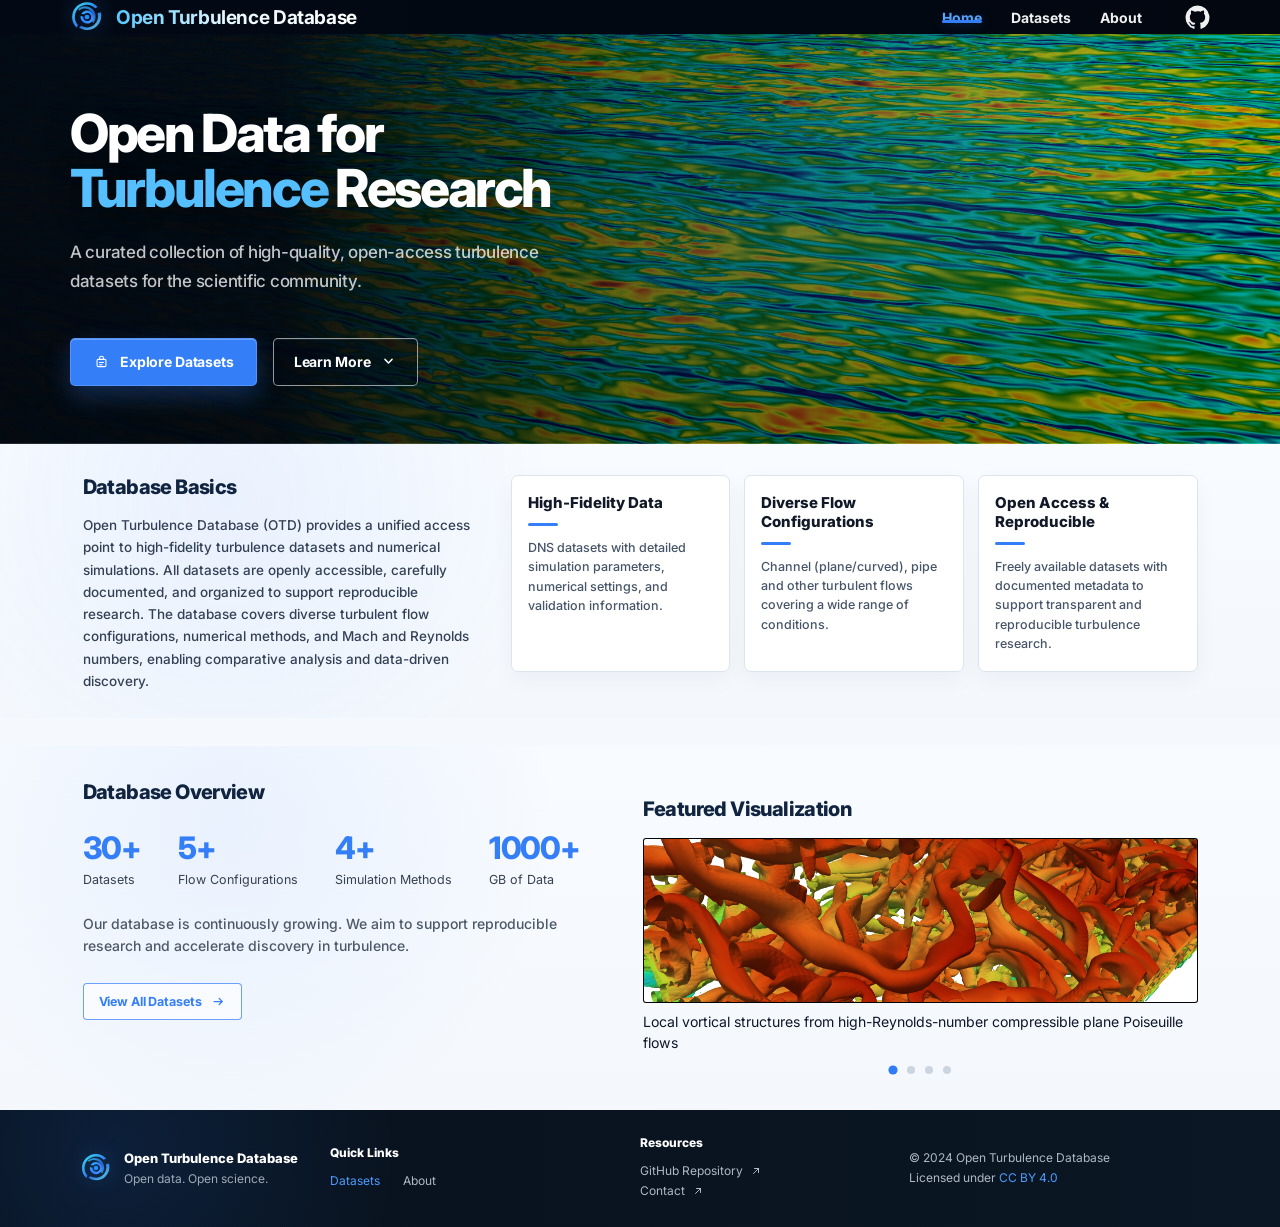
<file: index.html>
<!DOCTYPE html>
<html lang="en">
<head>
  <meta charset="UTF-8" />
  <meta name="viewport" content="width=device-width, initial-scale=1.0" />
  <meta name="description" content="Open Turbulence Database — open-access turbulence datasets for scientific research." />
  <title>Open Turbulence Database</title>
  <link rel="icon" type="image/svg+xml" href="assets/favicon.svg" />
  <link rel="preconnect" href="https://fonts.googleapis.com">
  <link rel="preconnect" href="https://fonts.gstatic.com" crossorigin>
  <link href="https://fonts.googleapis.com/css2?family=Inter:wght@400;500;600;700;800&display=swap" rel="stylesheet">
  <link rel="stylesheet" href="styles.css" />


  
<style>
/* ===== Database Basics layout restoration ===== */
.database-intro-inner{
  width:min(1115px, calc(100% - 160px));
  margin:0 auto;
  display:grid;
  grid-template-columns:390px 1fr;
  gap:38px;
  align-items:start;
}

.database-text h2{
  margin:0 0 14px;
  font-size:20px;
  line-height:1.25;
  font-weight:800;
  letter-spacing:-0.03em;
}

.database-text p{
  margin:0;
  color:#334155;
  font-size:13.5px;
  line-height:1.65;
  font-weight:500;
}

.database-cards{
  display:grid;
  grid-template-columns:repeat(3,1fr);
  gap:14px;
}

.database-card{
  min-height:175px;
  padding:18px 16px;
  background:rgba(255,255,255,.96);
  border:1px solid #dce4ef;
  border-radius:7px;
  box-shadow:0 8px 22px rgba(15,23,42,.045);
}

.database-card h3{
  margin:0 0 10px;
  font-size:15px;
  line-height:1.25;
  font-weight:800;
  color:#111827;
}

.database-card .card-line{
  width:30px;
  height:3px;
  margin-bottom:12px;
  border-radius:2px;
  background:#347ef8;
}

.database-card p{
  margin:0;
  color:#475569;
  font-size:12.5px;
  line-height:1.55;
  font-weight:500;
}

@media(max-width:900px){
 .database-intro-inner{
   grid-template-columns:1fr;
 }
 .database-cards{
   grid-template-columns:1fr;
 }
}
</style>
</head>
<body>
  <header class="site-header" id="top">
    <div class="header-inner">
      <a class="brand" href="index.html" aria-label="Open Turbulence Database home">
        <img src="assets/logo.svg" alt="" class="brand-logo" />
        <span>Open Turbulence Database</span>
      </a>

      <nav class="nav" aria-label="Main navigation">
        <a class="active" href="index.html">Home</a>
        <a href="datasets.html">Datasets</a>
        <a href="about.html">About</a>
        <!-- 
        <a href="index.html#usage">Usage</a>
        <a href="index.html#citation">Citation</a>
        <a href="index.html#contribute">Contribute</a> 
        -->
        <a class="github-link" href="https://github.com/" target="_blank" rel="noreferrer" aria-label="GitHub repository">
          <svg viewBox="0 0 24 24" aria-hidden="true">
            <path fill="currentColor" d="M12 .5A11.5 11.5 0 0 0 8.36 22.9c.58.11.79-.25.79-.56v-2.02c-3.22.7-3.9-1.39-3.9-1.39-.53-1.33-1.29-1.68-1.29-1.68-1.05-.72.08-.7.08-.7 1.16.08 1.78 1.2 1.78 1.2 1.04 1.77 2.72 1.26 3.38.96.11-.75.41-1.26.74-1.55-2.57-.29-5.27-1.28-5.27-5.72 0-1.26.45-2.29 1.2-3.1-.12-.29-.52-1.47.11-3.06 0 0 .97-.31 3.18 1.18A10.98 10.98 0 0 1 12 6.07c.98 0 1.96.13 2.88.39 2.2-1.49 3.17-1.18 3.17-1.18.63 1.59.23 2.77.12 3.06.74.81 1.19 1.84 1.19 3.1 0 4.45-2.71 5.42-5.29 5.71.42.36.79 1.07.79 2.16v3.03c0 .31.21.67.8.56A11.5 11.5 0 0 0 12 .5Z"/>
          </svg>
        </a>
      </nav>
    </div>
  </header>

  <main>
    <section class="hero" aria-label="Open turbulence research data">
      <div class="hero-inner">
        <div class="hero-content">
          <h1>Open Data for<br><span>Turbulence</span> Research</h1>
          <p>A curated collection of high-quality, open-access turbulence datasets for the scientific community.</p>
          <div class="hero-actions">
            <a class="btn btn-primary" href="datasets.html">
              <svg viewBox="0 0 24 24" aria-hidden="true">
                <path d="M12 3.75a3.5 3.5 0 0 1 3.5 3.5v1h1.25A2.25 2.25 0 0 1 19 10.5v7.25A2.25 2.25 0 0 1 16.75 20H7.25A2.25 2.25 0 0 1 5 17.75V10.5a2.25 2.25 0 0 1 2.25-2.25H8.5v-1A3.5 3.5 0 0 1 12 3.75Zm2 4.5v-1a2 2 0 1 0-4 0v1h4Zm-7.5 2.25v7.25c0 .41.34.75.75.75h9.5c.41 0 .75-.34.75-.75V10.5a.75.75 0 0 0-.75-.75h-9.5a.75.75 0 0 0-.75.75Zm2.75 2.25h5.5a.75.75 0 0 1 0 1.5h-5.5a.75.75 0 0 1 0-1.5Zm0 3h3.5a.75.75 0 0 1 0 1.5h-3.5a.75.75 0 0 1 0-1.5Z" fill="currentColor"/>
              </svg>
              Explore Datasets
            </a>
            <a class="btn btn-outline" href="about.html">
              Learn More
              <svg viewBox="0 0 24 24" aria-hidden="true">
                <path d="m7 9 5 5 5-5" fill="none" stroke="currentColor" stroke-width="2" stroke-linecap="round" stroke-linejoin="round"/>
              </svg>
            </a>
          </div>
        </div>
      </div>
    </section>

    <section class="feature-band database-intro" aria-label="Database information">
  <div class="database-intro-inner">

    <div class="database-text">
      <h2>Database Basics</h2>
      <p>
        Open Turbulence Database (OTD) provides a unified access point to
        high-fidelity turbulence datasets and numerical simulations.
        All datasets are openly accessible, carefully documented, and organized
        to support reproducible research. The database covers diverse turbulent flow configurations,
        numerical methods, and Mach and Reynolds numbers, enabling comparative
        analysis and data-driven discovery.
      </p>
    </div>

    <div class="database-cards">

      <article class="database-card">
        <h3>High-Fidelity Data</h3>
        <div class="card-line"></div>
        <p>
          DNS datasets with detailed simulation parameters,
          numerical settings, and validation information.
        </p>
      </article>

      <article class="database-card">
        <h3>Diverse Flow Configurations</h3>
        <div class="card-line"></div>
        <p>
          Channel (plane/curved), pipe and other turbulent flows covering a wide range of conditions.
        </p>
      </article>

      <article class="database-card">
        <h3>Open Access & Reproducible</h3>
        <div class="card-line"></div>
        <p>
          Freely available datasets with documented metadata to support
          transparent and reproducible turbulence research.
        </p>
      </article>

    </div>
  </div>
</section>
<section class="overview-section" id="datasets" aria-label="Database overview">
      <div class="overview-grid">
        <div class="overview-copy">
          <h2>Database Overview</h2>
          <div class="stats">
            <div><strong>30+</strong><span>Datasets</span></div>
            <div><strong>5+</strong><span>Flow Configurations</span></div>
            <div><strong>4+</strong><span>Simulation Methods</span></div>
            <div><strong>1000+</strong><span>GB of Data</span></div>
          </div>
          <p>Our database is continuously growing. We aim to support reproducible research and accelerate discovery in turbulence.</p>
          <a class="btn btn-secondary" href="datasets.html">View All Datasets
            <svg viewBox="0 0 24 24" aria-hidden="true">
              <path d="M5 12h13m-5-5 5 5-5 5" fill="none" stroke="currentColor" stroke-width="2" stroke-linecap="round" stroke-linejoin="round"/>
            </svg>
          </a>
        </div>

        <div class="overview-visual">
          <h2>Featured Visualization</h2>
        
          <div class="featured-carousel" id="featuredCarousel">
            <div class="featured-carousel-window">
              <div class="featured-carousel-track">
                <figure class="featured-slide">
                  <img src="assets/homepage_CTPPF.png" alt="Featured visualization 1">
                  <figcaption>Local vortical structures from high-Reynolds-number compressible plane Poiseuille flows</figcaption>
                </figure>
        
                <figure class="featured-slide">
                  <img src="assets/homepage_CTPCF.png" alt="Featured visualization 2">
                  <figcaption>Instantaneous streamwise velocity field at y* ≈ 15 from compressible plane Couette flows</figcaption>
                </figure>
        
                <figure class="featured-slide">
                  <img class="fit-contain-image" src="assets/homepage_CTPF.gif" alt="Featured visualization 3">
                  <figcaption>Compressible turbulent pipe flows</figcaption>
                </figure>
        
                <figure class="featured-slide">
                  <img src="assets/homepage_Curved_channel.png" alt="Featured visualization 4">
                  <figcaption>2D compressible curved channel</figcaption>
                </figure>
              </div>
            </div>
        
            <div class="featured-carousel-dots" aria-label="Featured visualization selector">
              <button class="featured-dot active" type="button" aria-label="Show figure 1"></button>
              <button class="featured-dot" type="button" aria-label="Show figure 2"></button>
              <button class="featured-dot" type="button" aria-label="Show figure 3"></button>
              <button class="featured-dot" type="button" aria-label="Show figure 4"></button>
            </div>
          </div>
        </div>
      </div>
    </section>
  </main>

  <footer class="site-footer" id="contribute">
    <div class="footer-inner">
      <div class="footer-brand">
        <img src="assets/logo.svg" alt="" />
        <div>
          <strong>Open Turbulence Database</strong>
          <span>Open data. Open science.</span>
        </div>
      </div>

      <div class="footer-block" id="usage">
        <h3>Quick Links</h3>
        <div class="footer-links">
          <a href="datasets.html">Datasets</a>
          <a href="about.html">About</a>
          <!-- 
          <a href="index.html#usage">Usage</a>
          <a href="index.html#citation">Citation</a>
          <a href="index.html#contribute">Contribute</a>
          -->
        </div>
      </div>

      <div class="footer-block resources">
        <h3>Resources</h3>
        <a href="https://github.com/" target="_blank" rel="noreferrer">GitHub Repository
          <svg viewBox="0 0 24 24" aria-hidden="true"><path d="M7 17 17 7M9 7h8v8" fill="none" stroke="currentColor" stroke-width="2" stroke-linecap="round" stroke-linejoin="round"/></svg>
        </a>
        <a href="mailto:contact@example.com">Contact
          <svg viewBox="0 0 24 24" aria-hidden="true"><path d="M7 17 17 7M9 7h8v8" fill="none" stroke="currentColor" stroke-width="2" stroke-linecap="round" stroke-linejoin="round"/></svg>
        </a>
      </div>

      <div class="copyright" id="citation">
        <p>© 2024 Open Turbulence Database</p>
        <p>Licensed under <a href="https://creativecommons.org/licenses/by/4.0/" target="_blank" rel="noreferrer">CC BY 4.0</a></p>
      </div>
    </div>
  </footer>

  <script src="script.js"></script>
</body>
</html>
</file>
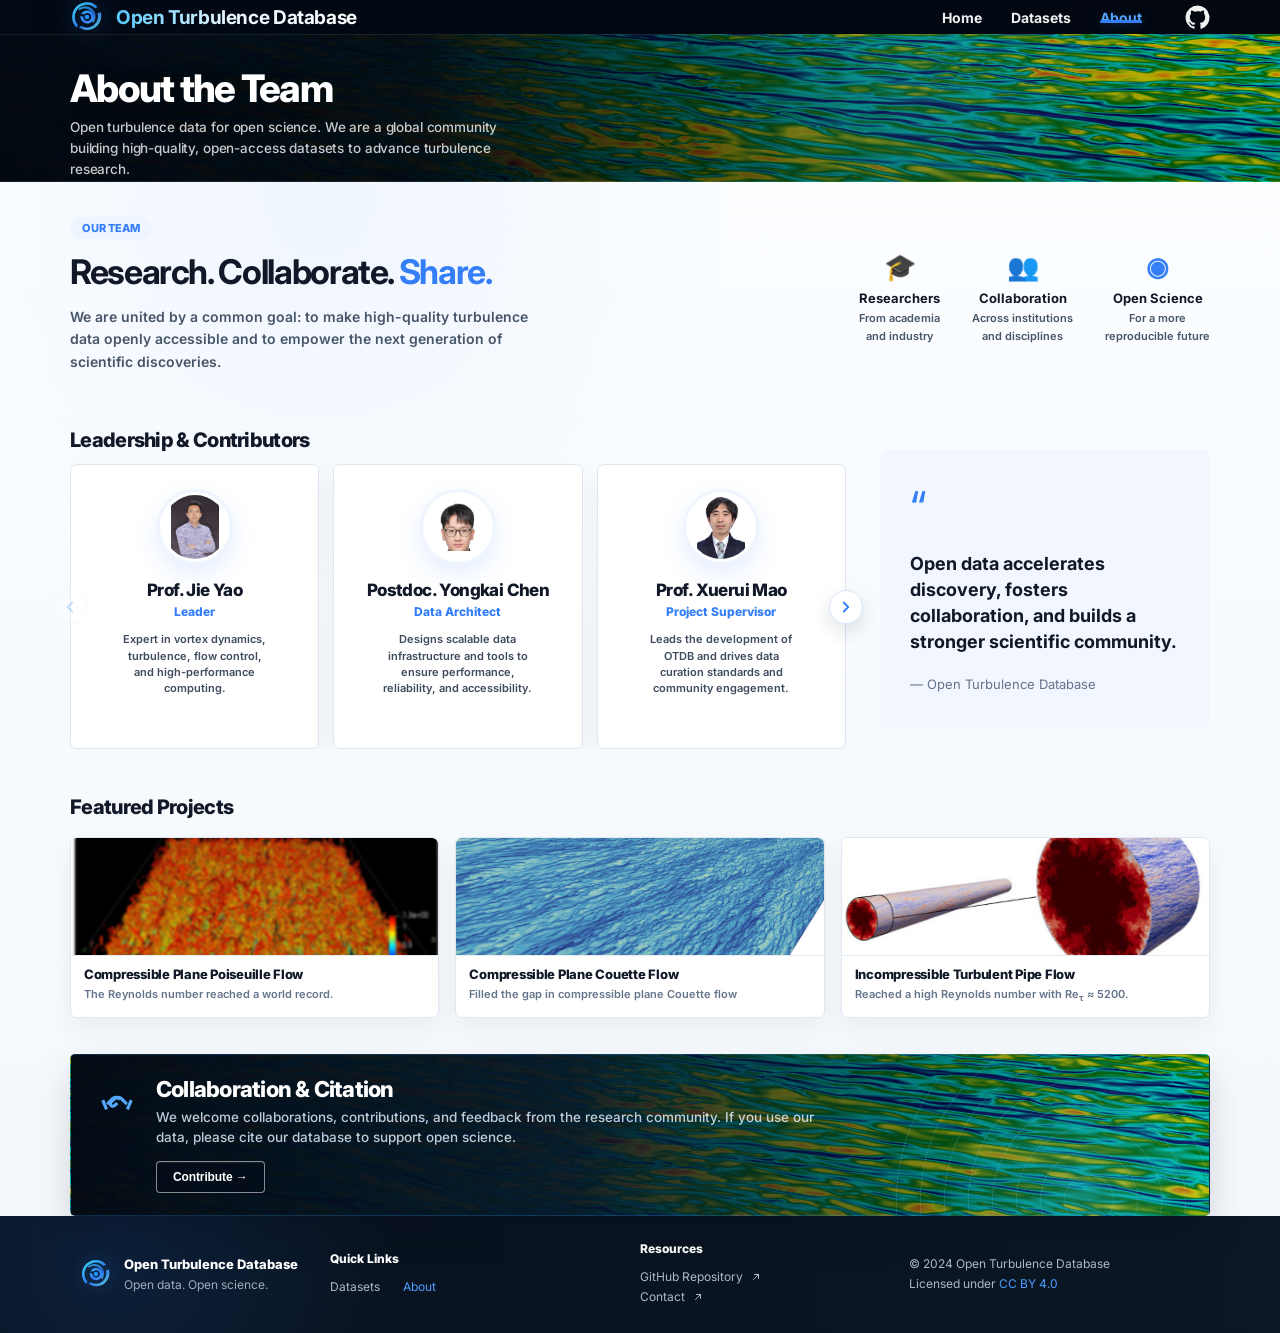
<file: about.html>
<!DOCTYPE html>
<html lang="en">
<head>
  <meta charset="UTF-8" />
  <meta name="viewport" content="width=device-width, initial-scale=1.0" />
  <meta name="description" content="About the Open Turbulence Database team, database basics, and open-science mission." />
  <title>About | Open Turbulence Database</title>
  <link rel="icon" type="image/svg+xml" href="assets/favicon.svg" />
  <link rel="preconnect" href="https://fonts.googleapis.com">
  <link rel="preconnect" href="https://fonts.gstatic.com" crossorigin>
  <link href="https://fonts.googleapis.com/css2?family=Inter:wght@400;500;600;700;800&display=swap" rel="stylesheet">
  <link rel="stylesheet" href="styles.css" />
</head>
<body class="about-page">
  <header class="site-header" id="top">
    <div class="header-inner">
      <a class="brand" href="index.html" aria-label="Open Turbulence Database home">
        <img src="assets/logo.svg" alt="" class="brand-logo" />
        <span>Open Turbulence Database</span>
      </a>

      <nav class="nav" aria-label="Main navigation">
        <a href="index.html">Home</a>
        <a href="datasets.html">Datasets</a>
        <a class="active" href="about.html">About</a>
        <!--
        <a href="index.html#usage">Usage</a>
        <a href="index.html#citation">Citation</a>
        <a href="index.html#contribute">Contribute</a> 
        -->
        <a class="github-link" href="https://github.com/" target="_blank" rel="noreferrer" aria-label="GitHub repository">
          <svg viewBox="0 0 24 24" aria-hidden="true">
            <path fill="currentColor" d="M12 .5A11.5 11.5 0 0 0 8.36 22.9c.58.11.79-.25.79-.56v-2.02c-3.22.7-3.9-1.39-3.9-1.39-.53-1.33-1.29-1.68-1.29-1.68-1.05-.72.08-.7.08-.7 1.16.08 1.78 1.2 1.78 1.2 1.04 1.77 2.72 1.26 3.38.96.11-.75.41-1.26.74-1.55-2.57-.29-5.27-1.28-5.27-5.72 0-1.26.45-2.29 1.2-3.1-.12-.29-.52-1.47.11-3.06 0 0 .97-.31 3.18 1.18A10.98 10.98 0 0 1 12 6.07c.98 0 1.96.13 2.88.39 2.2-1.49 3.17-1.18 3.17-1.18.63 1.59.23 2.77.12 3.06.74.81 1.19 1.84 1.19 3.1 0 4.45-2.71 5.42-5.29 5.71.42.36.79 1.07.79 2.16v3.03c0 .31.21.67.8.56A11.5 11.5 0 0 0 12 .5Z"/>
          </svg>
        </a>
      </nav>
    </div>
  </header>

  <main>
    <section class="about-hero" aria-label="About the database">
      <div class="about-hero-inner">
        <h1>About the Team</h1>
        <p>Open turbulence data for open science. We are a global community building high-quality, open-access datasets to advance turbulence research.</p>
      </div>
    </section>

    
    <section class="about-main about-team-page" aria-label="About the team">
      <div class="about-container">

        <section class="team-intro">
          <div class="team-intro-text">
            <div class="section-label">OUR TEAM</div>
            <h2>Research. Collaborate. <span>Share.</span></h2>
            <p>
              We are united by a common goal: to make high-quality turbulence
              data openly accessible and to empower the next generation of
              scientific discoveries.
            </p>
          </div>

          <div class="team-values">
            <div>
              <strong>🎓</strong>
              <h3>Researchers</h3>
              <p>From academia<br>and industry</p>
            </div>
            <div>
              <strong>👥</strong>
              <h3>Collaboration</h3>
              <p>Across institutions<br>and disciplines</p>
            </div>
            <div>
              <strong>◉</strong>
              <h3>Open Science</h3>
              <p>For a more<br>reproducible future</p>
            </div>
          </div>
        </section>

        <section class="team-layout">
          <div class="leadership-block">
            <h2>Leadership &amp; Contributors</h2>

            <div class="team-carousel">
              <button type="button" class="team-carousel-button team-carousel-prev" aria-label="Previous contributor">
                <svg viewBox="0 0 24 24"><path d="M15 18 9 12l6-6" fill="none" stroke="currentColor" stroke-width="2.4" stroke-linecap="round" stroke-linejoin="round"/></svg>
              </button>

              <div class="team-carousel-viewport">
                <div class="team-carousel-track">

                  <article class="team-card">
                    <img class="team-photo team-photo-full" src="assets/team/Prof_Yao.jpg" alt="Prof. Jie Yao">
                    <h3>Prof. Jie Yao</h3>
                    <strong>Leader</strong>
                    <p>Expert in vortex dynamics, turbulence, flow control, and high-performance computing.</p>
                  </article>

                  <article class="team-card">
                    <img class="team-photo team-photo-full" src="assets/team/Postdoc_Chen.webp" alt="Postdoc. Yongkai Chen">
                    <h3>Postdoc. Yongkai Chen</h3>
                    <strong>Data Architect</strong>
                    <p>Designs scalable data infrastructure and tools to ensure performance, reliability, and accessibility.</p>
                  </article>

                  <article class="team-card">
                    <img class="team-photo team-photo-full" src="assets/team/Prof_Mao.png" alt="Prof. Xuerui Mao">
                    <h3>Prof. Xuerui Mao</h3>
                    <strong>Project Supervisor</strong>
                    <p>Leads the development of OTDB and drives data curation standards and community engagement.</p>
                  </article>

                  <article class="team-card">
                    <img class="team-photo team-photo-full" src="assets/team/Doc_Li.jpg" alt="Dr. Qinyuan Li">
                    <h3>Dr. Qinyuan Li</h3>
                    <strong>Data collector</strong>
                    <p>Leads the development of OTDB and drives data curation standards and community engagement.</p>
                  </article>

                </div>
              </div>

              <button type="button" class="team-carousel-button team-carousel-next" aria-label="Next contributor">
                <svg viewBox="0 0 24 24"><path d="m9 6 6 6-6 6" fill="none" stroke="currentColor" stroke-width="2.4" stroke-linecap="round" stroke-linejoin="round"/></svg>
              </button>
            </div>
          </div>

          <div class="team-quote">
            <div class="quote-mark">“</div>
            <p>Open data accelerates discovery, fosters collaboration, and builds a stronger scientific community.</p>
            <span>— Open Turbulence Database</span>
          </div>
        </section>


        <section class="featured-projects" aria-label="Featured projects">
          <h2>Featured Projects</h2>
          <div class="project-grid">
            <article class="project-card">
              <img src="assets/team/project-channel.png" alt="Compressible Channel Flow">
              <div>
                <h3>Compressible Plane Poiseuille Flow</h3>
                <p>The Reynolds number reached a world record.</p>
              </div>
            </article>

            <article class="project-card">
              <img src="assets/team/project-Couette.png" alt="Plane Couette Flow">
              <div>
                <h3>Compressible Plane Couette Flow</h3>
                <p>Filled the gap in compressible plane Couette flow</p>
              </div>
            </article>

            <article class="project-card">
              <img src="assets/team/project-pipe.png" alt="Turbulent Pipe Flow">
              <div>
                <h3>Incompressible Turbulent Pipe Flow</h3>
                <p>Reached a high Reynolds number with Re<sub>τ</sub> ≈ 5200.</p>
              </div>
            </article>
          </div>
        </section>

        <section class="collab-banner" aria-label="Collaboration and citation">
          <div class="collab-icon">
            <svg viewBox="0 0 24 24"><path d="M3 10.2 5.4 16M21 10.2 18.6 16M5.8 12.7 9.2 9.3a3 3 0 0 1 4.1-.12l.65.55M18.2 12.7 14.8 9.3a3 3 0 0 0-4.1-.12L8.35 11.3a1.55 1.55 0 0 0 2.06 2.32l1.82-1.52" fill="none" stroke="currentColor" stroke-width="2"/></svg>
          </div>
          <div class="collab-copy">
            <h2>Collaboration &amp; Citation</h2>
            <p>We welcome collaborations, contributions, and feedback from the research community. If you use our data, please cite our database to support open science.</p>
            <div class="collab-actions">
              <button type="button" class="btn btn-outline" id="contributeBtn">Contribute →</button>
            </div>
          </div>
        </section>

      </div>
    </section>

  </main>

  <footer class="site-footer" id="contribute">
    <div class="footer-inner">
      <div class="footer-brand">
        <img src="assets/logo.svg" alt="" />
        <div>
          <strong>Open Turbulence Database</strong>
          <span>Open data. Open science.</span>
        </div>
      </div>

      <div class="footer-block" id="usage">
        <h3>Quick Links</h3>
        <div class="footer-links">
          <a href="datasets.html">Datasets</a>
          <a href="about.html">About</a>
          <!--
          <a href="index.html#usage">Usage</a>
          <a href="index.html#citation">Citation</a>
          <a href="index.html#contribute">Contribute</a>
          -->
        </div>
      </div>

      <div class="footer-block resources">
        <h3>Resources</h3>
        <a href="https://github.com/" target="_blank" rel="noreferrer">GitHub Repository
          <svg viewBox="0 0 24 24" aria-hidden="true"><path d="M7 17 17 7M9 7h8v8" fill="none" stroke="currentColor" stroke-width="2" stroke-linecap="round" stroke-linejoin="round"/></svg>
        </a>
        <a href="mailto:contact@example.com">Contact
          <svg viewBox="0 0 24 24" aria-hidden="true"><path d="M7 17 17 7M9 7h8v8" fill="none" stroke="currentColor" stroke-width="2" stroke-linecap="round" stroke-linejoin="round"/></svg>
        </a>
      </div>

      <div class="copyright" id="citation">
        <p>© 2024 Open Turbulence Database</p>
        <p>Licensed under <a href="https://creativecommons.org/licenses/by/4.0/" target="_blank" rel="noreferrer">CC BY 4.0</a></p>
      </div>
    </div>
  </footer>

  
<script>
document.addEventListener("DOMContentLoaded", () => {
  const track = document.querySelector(".team-carousel-track");
  const prev = document.querySelector(".team-carousel-prev");
  const next = document.querySelector(".team-carousel-next");

  if (!track || !prev || !next) return;

  let index = 0;

  function visibleCards() {
    if (window.innerWidth <= 640) return 1;
    if (window.innerWidth <= 900) return 2;
    return 3;
  }

  function updateCarousel() {
    const cards = track.querySelectorAll(".team-card");
    const visible = visibleCards();
    const max = Math.max(0, cards.length - visible);

    index = Math.min(index, max);

    const gap = 14;
    const cardWidth = (track.parentElement.clientWidth - gap * (visible - 1)) / visible;
    track.style.transform = `translateX(-${index * (cardWidth + gap)}px)`;

    prev.disabled = index === 0;
    next.disabled = index === max;
  }

  next.onclick = () => {
    index++;
    updateCarousel();
  };

  prev.onclick = () => {
    index--;
    updateCarousel();
  };

  window.addEventListener("resize", updateCarousel);
  updateCarousel();
});
</script>

  <div class="contact-modal" id="contactModal" aria-hidden="true">
    <div class="contact-modal-content">
      <button type="button" class="contact-modal-close" id="closeContactModal" aria-label="Close">×</button>
      <h3>Collaboration &amp; Data Sharing</h3>
      <p>
        If you are interested in collaborating with us, contributing research data,
        or sharing high-quality turbulence datasets, please feel free to contact us.
      </p>
      <p>
        Email: <a href="mailto:jieyaobit@outlook.com">jieyaobit@outlook.com</a>
      </p>
    </div>
  </div>

  <script src="script.js"></script>
</body>
</html>
</file>
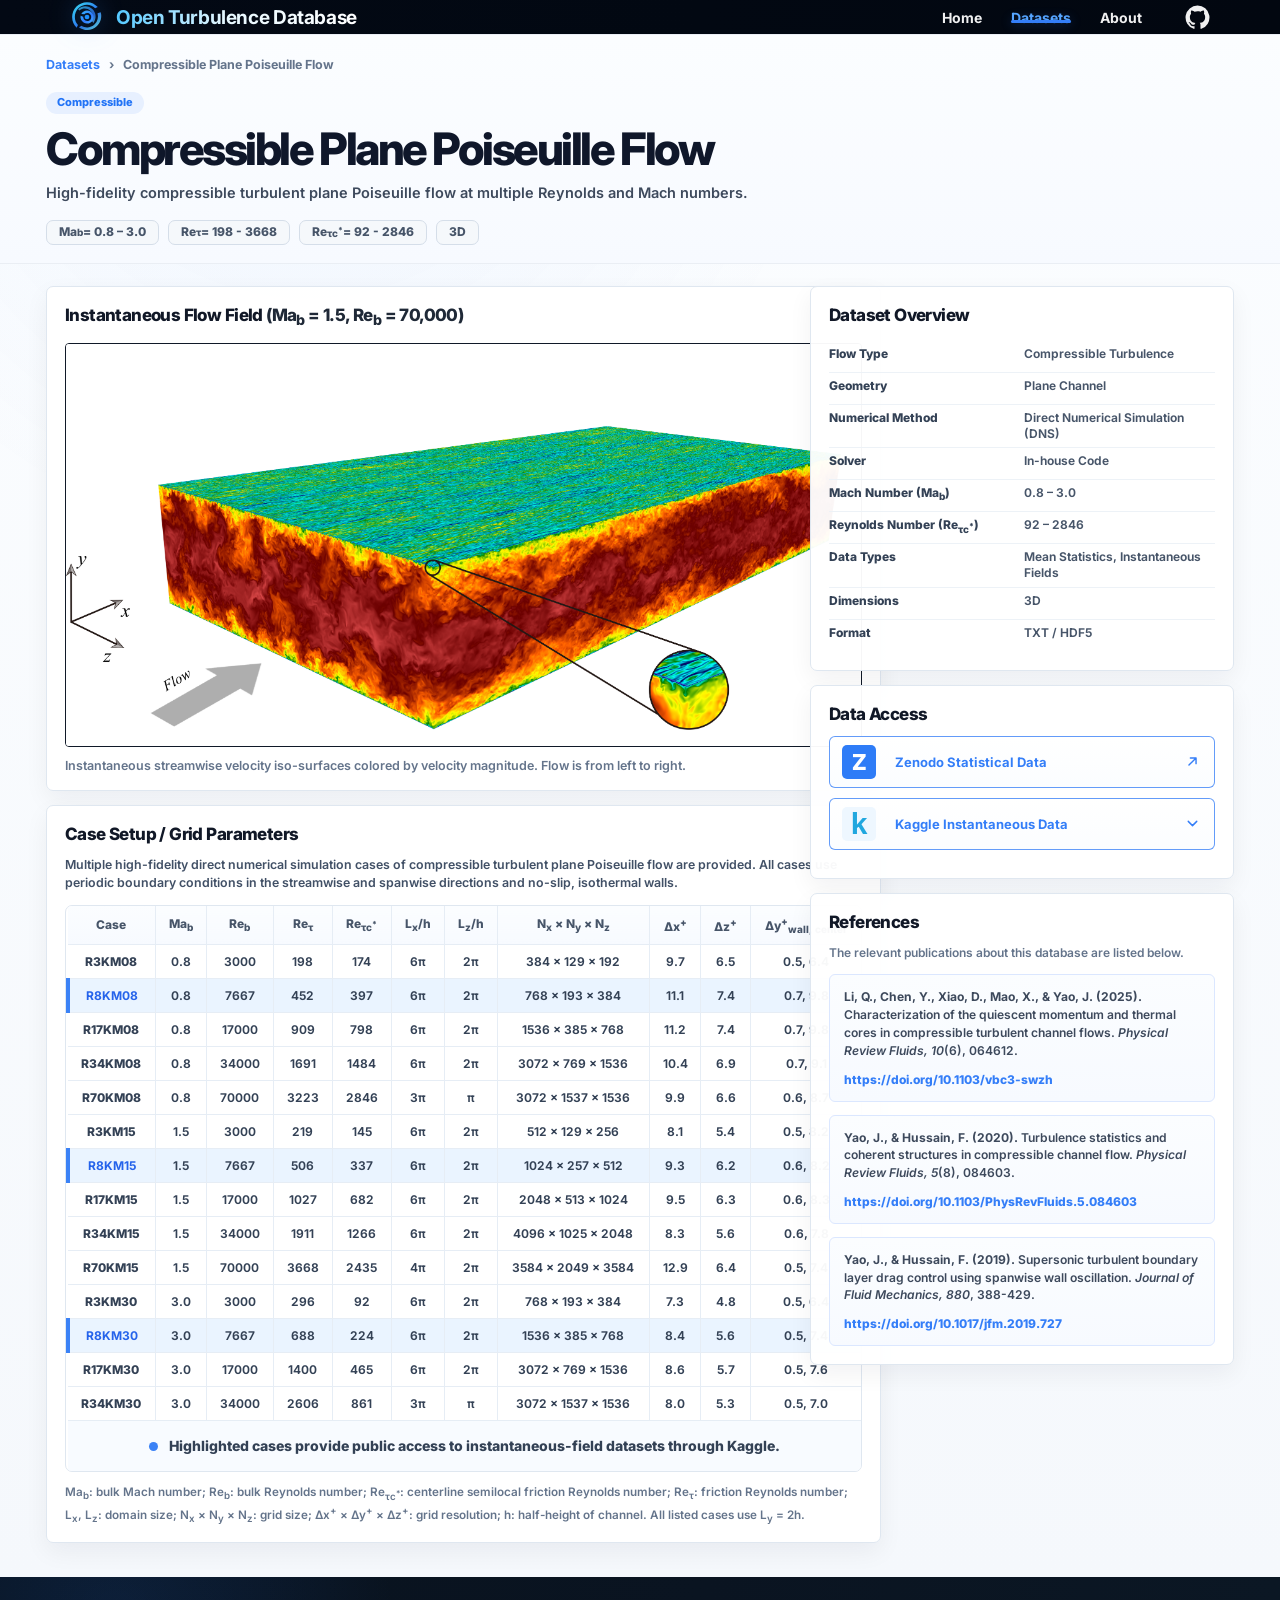
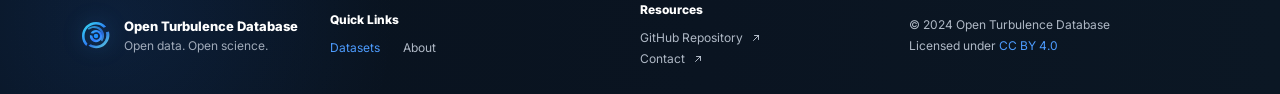
<file: compressible-channel-flow.html>
<!DOCTYPE html>
<html lang="en">
<head>
  <meta charset="UTF-8" />
  <meta name="viewport" content="width=device-width, initial-scale=1.0" />
  <meta name="description" content="Detailed dataset page for compressible turbulent channel flow in the Open Turbulence Database." />
  <title>Compressible Plane Poiseuille Flow | Open Turbulence Database</title>
  <link rel="icon" type="image/svg+xml" href="assets/favicon.svg" />
  <link rel="preconnect" href="https://fonts.googleapis.com">
  <link rel="preconnect" href="https://fonts.gstatic.com" crossorigin>
  <link href="https://fonts.googleapis.com/css2?family=Inter:wght@400;500;600;700;800&display=swap" rel="stylesheet">
  <link rel="stylesheet" href="styles.css" />
  <style>
    /* Page-specific table alignment: center the Case column on this detail page. */
    .setup-table th:first-child,
    .setup-table td:first-child {
      text-align: center;
    }

    /* Align Kaggle access text with Zenodo link */
    .kaggle-toggle {
      justify-content: flex-start !important;
      text-align: left;
    }
    .kaggle-toggle strong {
      flex: 1;
      text-align: left;
      margin-left: 0;
    }

    /* Highlight cases with public instantaneous-field data */
    .setup-table tr.data-available td {
      background: #eaf4ff;
    }

    .setup-table tr.data-available td:first-child {
      border-left: 4px solid #3b82f6;
      font-weight: 700;
      color: #2563eb;
    }

    .setup-table tr.data-available:hover td {
      background: #dbeafe;
    }

    .data-availability-note td {
      background: #f8fbff;
      border-top: 1px solid #dbeafe;
      padding: 14px 16px;
      color: #334155;
      font-size: 14px;
      line-height: 1.6;
    }

    .data-availability-note .status-dot {
      display: inline-block;
      width: 9px;
      height: 9px;
      background: #3b82f6;
      border-radius: 50%;
      margin-right: 8px;
    }

  </style>
</head>
<body class="dataset-detail-page">
  <header class="site-header" id="top">
    <div class="header-inner">
      <a class="brand" href="index.html" aria-label="Open Turbulence Database home">
        <img src="assets/logo.svg" alt="" class="brand-logo" />
        <span>Open Turbulence Database</span>
      </a>

      <nav class="nav" aria-label="Main navigation">
        <a href="index.html">Home</a>
        <a class="active" href="datasets.html">Datasets</a>
        <a href="about.html">About</a>
        <a class="github-link" href="https://github.com/" target="_blank" rel="noreferrer" aria-label="GitHub repository">
          <svg viewBox="0 0 24 24" aria-hidden="true">
            <path fill="currentColor" d="M12 .5A11.5 11.5 0 0 0 8.36 22.9c.58.11.79-.25.79-.56v-2.02c-3.22.7-3.9-1.39-3.9-1.39-.53-1.33-1.29-1.68-1.29-1.68-1.05-.72.08-.7.08-.7 1.16.08 1.78 1.2 1.78 1.2 1.04 1.77 2.72 1.26 3.38.96.11-.75.41-1.26.74-1.55-2.57-.29-5.27-1.28-5.27-5.72 0-1.26.45-2.29 1.2-3.1-.12-.29-.52-1.47.11-3.06 0 0 .97-.31 3.18 1.18A10.98 10.98 0 0 1 12 6.07c.98 0 1.96.13 2.88.39 2.2-1.49 3.17-1.18 3.17-1.18.63 1.59.23 2.77.12 3.06.74.81 1.19 1.84 1.19 3.1 0 4.45-2.71 5.42-5.29 5.71.42.36.79 1.07.79 2.16v3.03c0 .31.21.67.8.56A11.5 11.5 0 0 0 12 .5Z"/>
          </svg>
        </a>
      </nav>
    </div>
  </header>

  <main class="detail-main">
    <section class="detail-header" aria-labelledby="detail-title">
      <div class="detail-container">
        <nav class="breadcrumb" aria-label="Breadcrumb">
          <a href="datasets.html">Datasets</a>
          <span aria-hidden="true">›</span>
          <span>Compressible Plane Poiseuille Flow</span>
        </nav>

        <span class="flow-pill compressible">Compressible</span>
        <h1 id="detail-title">Compressible Plane Poiseuille Flow</h1>
        <p>High-fidelity compressible turbulent plane Poiseuille flow at multiple Reynolds and Mach numbers.</p>
        <div class="detail-tags" aria-label="Dataset tags">
          <span>Ma<sub>b</sub> = 0.8 – 3.0</span>
          <span>Re<sub>τ</sub> = 198 - 3668</span>
          <span>Re<sub>τc<sup>*</sub> = 92 - 2846</span>
          <span>3D</span>
        </div>
      </div>
    </section>

    <section class="detail-content" aria-label="Compressible channel flow details">
      <div class="detail-container detail-layout">
        <div class="detail-primary">
          <article class="detail-card flow-visual-card">
            <h2>Instantaneous Flow Field <span>(Ma<sub>b</sub> = 1.5, Re<sub>b</sub> = 70,000)</span></h2>
            <figure>
              <img src="assets/R7KM15_CTPCF.png" alt="Representative high-Reynolds-number instantaneous compressible channel flow field" style="height: auto; max-height: none; object-fit: contain; object-position: center center; background: #ffffff;" />
              <figcaption>Instantaneous streamwise velocity iso-surfaces colored by velocity magnitude. Flow is from left to right.</figcaption>
            </figure>
          </article>

          <article class="detail-card table-card">
            <h2>Case Setup / Grid Parameters</h2>
            <p class="section-note">Multiple high-fidelity direct numerical simulation cases of compressible turbulent plane Poiseuille flow are provided. All cases use periodic boundary conditions in the streamwise and spanwise directions and no-slip, isothermal walls.</p>
            <div class="table-wrap">
              <table class="setup-table">
                <thead>
                  <tr>
                    <th>Case</th>
                    <th>Ma<sub>b</sub></th>
                    <th>Re<sub>b</sub></th>
                    <th>Re<sub>τ</sub></th>
                    <th>Re<sub>τc<sup>*</sub></th>
                    <th>L<sub>x</sub>/h</th>
                    <th>L<sub>z</sub>/h</th>
                    <th>N<sub>x</sub> × N<sub>y</sub> × N<sub>z</sub></th>
                    <th>Δx<sup>+</sup></th>
                    <th>Δz<sup>+</sup></th>
                    <th>Δy<sup>+</sup><sub>wall, center</sub></th>
                  </tr>
                </thead>
                <tbody>
                  <tr><td>R3KM08</td><td>0.8</td><td>3000</td><td>198</td><td>174</td><td>6π</td><td>2π</td><td>384 × 129 × 192</td><td>9.7</td><td>6.5</td><td>0.5, 6.4</td></tr>
                  <tr class="data-available"><td>R8KM08</td><td>0.8</td><td>7667</td><td>452</td><td>397</td><td>6π</td><td>2π</td><td>768 × 193 × 384</td><td>11.1</td><td>7.4</td><td>0.7, 9.8</td></tr>
                  <tr><td>R17KM08</td><td>0.8</td><td>17000</td><td>909</td><td>798</td><td>6π</td><td>2π</td><td>1536 × 385 × 768</td><td>11.2</td><td>7.4</td><td>0.7, 9.8</td></tr>
                  <tr><td>R34KM08</td><td>0.8</td><td>34000</td><td>1691</td><td>1484</td><td>6π</td><td>2π</td><td>3072 × 769 × 1536</td><td>10.4</td><td>6.9</td><td>0.7, 9.1</td></tr>
                  <tr><td>R70KM08</td><td>0.8</td><td>70000</td><td>3223</td><td>2846</td><td>3π</td><td>π</td><td>3072 × 1537 × 1536</td><td>9.9</td><td>6.6</td><td>0.6, 8.7</td></tr>
                  <tr><td>R3KM15</td><td>1.5</td><td>3000</td><td>219</td><td>145</td><td>6π</td><td>2π</td><td>512 × 129 × 256</td><td>8.1</td><td>5.4</td><td>0.5, 8.2</td></tr>
                  <tr class="data-available"><td>R8KM15</td><td>1.5</td><td>7667</td><td>506</td><td>337</td><td>6π</td><td>2π</td><td>1024 × 257 × 512</td><td>9.3</td><td>6.2</td><td>0.6, 8.2</td></tr>
                  <tr><td>R17KM15</td><td>1.5</td><td>17000</td><td>1027</td><td>682</td><td>6π</td><td>2π</td><td>2048 × 513 × 1024</td><td>9.5</td><td>6.3</td><td>0.6, 8.3</td></tr>
                  <tr><td>R34KM15</td><td>1.5</td><td>34000</td><td>1911</td><td>1266</td><td>6π</td><td>2π</td><td>4096 × 1025 × 2048</td><td>8.3</td><td>5.6</td><td>0.6, 7.8</td></tr>
                  <tr><td>R70KM15</td><td>1.5</td><td>70000</td><td>3668</td><td>2435</td><td>4π</td><td>2π</td><td>3584 × 2049 × 3584</td><td>12.9</td><td>6.4</td><td>0.5, 7.4</td></tr>
                  <tr><td>R3KM30</td><td>3.0</td><td>3000</td><td>296</td><td>92</td><td>6π</td><td>2π</td><td>768 × 193 × 384</td><td>7.3</td><td>4.8</td><td>0.5, 6.4</td></tr>
                  <tr class="data-available"><td>R8KM30</td><td>3.0</td><td>7667</td><td>688</td><td>224</td><td>6π</td><td>2π</td><td>1536 × 385 × 768</td><td>8.4</td><td>5.6</td><td>0.5, 7.4</td></tr>
                  <tr><td>R17KM30</td><td>3.0</td><td>17000</td><td>1400</td><td>465</td><td>6π</td><td>2π</td><td>3072 × 769 × 1536</td><td>8.6</td><td>5.7</td><td>0.5, 7.6</td></tr>
                  <tr><td>R34KM30</td><td>3.0</td><td>34000</td><td>2606</td><td>861</td><td>3π</td><td>π</td><td>3072 × 1537 × 1536</td><td>8.0</td><td>5.3</td><td>0.5, 7.0</td></tr>
                  <tr class="data-availability-note">
                    <td colspan="11">
                      <span class="status-dot"></span>
                      Highlighted cases provide public access to instantaneous-field datasets through Kaggle.
                    </td>
                  </tr>
                </tbody>
              </table>
            </div>
            <p class="table-footnote">Ma<sub>b</sub>: bulk Mach number; Re<sub>b</sub>: bulk Reynolds number; Re<sub>τc<sup>*</sub>: centerline semilocal friction Reynolds number; 
              Re<sub>τ</sub>: friction Reynolds number; L<sub>x</sub>, L<sub>z</sub>: domain size; N<sub>x</sub> × N<sub>y</sub> × N<sub>z</sub>: grid size; Δx<sup>+</sup> × Δy<sup>+</sup> × Δz<sup>+</sup>: grid resolution; h: half-height of channel. All listed cases use L<sub>y</sub> = 2h.</p>
          </article>
        </div>

        <aside class="detail-sidebar" aria-label="Dataset side information">
          <article class="detail-card overview-card">
            <h2>Dataset Overview</h2>
            <dl class="overview-list">
              <div><dt>Flow Type</dt><dd>Compressible Turbulence</dd></div>
              <div><dt>Geometry</dt><dd>Plane Channel</dd></div>
              <div><dt>Numerical Method</dt><dd>Direct Numerical Simulation (DNS)</dd></div>
              <div><dt>Solver</dt><dd>In-house Code</dd></div>
              <div><dt>Mach Number (Ma<sub>b</sub>)</dt><dd>0.8 – 3.0</dd></div>
              <div><dt>Reynolds Number (Re<sub>τc<sup>*</sub>)</dt><dd>92 – 2846</dd></div>
              <div><dt>Data Types</dt><dd>Mean Statistics, Instantaneous Fields</dd></div>
              <div><dt>Dimensions</dt><dd>3D</dd></div>
              <div><dt>Format</dt><dd>TXT / HDF5</dd></div>
            </dl>
          </article>

          <article class="detail-card access-card">
            <h2>Data Access</h2>
            <a href="https://zenodo.org/records/22467281" target="_blank" rel="noreferrer" class="access-link">
              <span class="repo-logo zenodo-logo">Z</span>
              <strong>Zenodo Statistical Data</strong>
              <svg viewBox="0 0 24 24" aria-hidden="true"><path d="M7 17 17 7M9 7h8v8" fill="none" stroke="currentColor" stroke-width="2" stroke-linecap="round" stroke-linejoin="round"/></svg>
            </a>
            <div class="kaggle-dropdown">
              <button class="access-link kaggle-toggle" type="button" aria-expanded="false">
                <span class="repo-logo kaggle-logo">k</span>
                <strong>Kaggle Instantaneous Data</strong>
                <svg class="kaggle-arrow" viewBox="0 0 24 24" aria-hidden="true">
                  <path d="m6 9 6 6 6-6" fill="none" stroke="currentColor" stroke-width="2" stroke-linecap="round" stroke-linejoin="round"/>
                </svg>
              </button>

              <div class="kaggle-case-list">
                <a class="kaggle-case-item" href="https://www.kaggle.com/datasets/datafluid/compressible-channel-flow-dns-reb7667mb0-8" target="_blank" rel="noreferrer">
                  R8KM08 <span>↗</span>
                </a>
                <a class="kaggle-case-item" href="https://www.kaggle.com/datasets/datafluid/compressible-channel-flow-dns-reb7667mb1-5" target="_blank" rel="noreferrer">
                  R8KM15 <span>↗</span>
                </a>
                <a class="kaggle-case-item" href="https://www.kaggle.com/datasets/datafluid/compressible-channel-flow-dns-reb7667mb3-0" target="_blank" rel="noreferrer">
                  R8KM30 <span>↗</span>
                </a>
              </div>
            </div>
          </article>

          <article class="detail-card citation-list-card">
            <h2>References</h2>
            <p class="citation-intro">The relevant publications about this database are listed below.</p>

            <div class="citation-item">
              <p><strong>Li, Q., Chen, Y., Xiao, D., Mao, X., & Yao, J. (2025).</strong> Characterization of the quiescent momentum and thermal cores in compressible turbulent channel flows. <em>Physical Review Fluids, 10</em>(6), 064612.</p>
              <a href="https://doi.org/10.1103/vbc3-swzh" target="_blank" rel="noreferrer">https://doi.org/10.1103/vbc3-swzh</a>
            </div>

            <div class="citation-item">
              <p><strong>Yao, J., & Hussain, F. (2020).</strong> Turbulence statistics and coherent structures in compressible channel flow. <em>Physical Review Fluids, 5</em>(8), 084603.</p>
              <a href="https://doi.org/10.1103/PhysRevFluids.5.084603" target="_blank" rel="noreferrer">https://doi.org/10.1103/PhysRevFluids.5.084603</a>
            </div>

            <div class="citation-item">
              <p><strong>Yao, J., & Hussain, F. (2019).</strong> Supersonic turbulent boundary layer drag control using spanwise wall oscillation. <em>Journal of Fluid Mechanics, 880</em>, 388-429.</p>
              <a href="https://doi.org/10.1017/jfm.2019.727" target="_blank" rel="noreferrer">https://doi.org/10.1017/jfm.2019.727</a>
            </div>
            
          </article>
        </aside>
      </div>
    </section>
  </main>

  <footer class="site-footer" id="contribute">
    <div class="footer-inner">
      <div class="footer-brand">
        <img src="assets/logo.svg" alt="" />
        <div>
          <strong>Open Turbulence Database</strong>
          <span>Open data. Open science.</span>
        </div>
      </div>

      <div class="footer-block" id="usage">
        <h3>Quick Links</h3>
        <div class="footer-links">
          <a href="datasets.html">Datasets</a>
          <a href="about.html">About</a>
        </div>
      </div>

      <div class="footer-block resources">
        <h3>Resources</h3>
        <a href="https://github.com/" target="_blank" rel="noreferrer">GitHub Repository
          <svg viewBox="0 0 24 24" aria-hidden="true"><path d="M7 17 17 7M9 7h8v8" fill="none" stroke="currentColor" stroke-width="2" stroke-linecap="round" stroke-linejoin="round"/></svg>
        </a>
        <a href="mailto:contact@example.com">Contact
          <svg viewBox="0 0 24 24" aria-hidden="true"><path d="M7 17 17 7M9 7h8v8" fill="none" stroke="currentColor" stroke-width="2" stroke-linecap="round" stroke-linejoin="round"/></svg>
        </a>
      </div>

      <div class="copyright" id="citation">
        <p>© 2024 Open Turbulence Database</p>
        <p>Licensed under <a href="https://creativecommons.org/licenses/by/4.0/" target="_blank" rel="noreferrer">CC BY 4.0</a></p>
      </div>
    </div>
  </footer>

  <script src="script.js"></script>
</body>
</html>
</file>
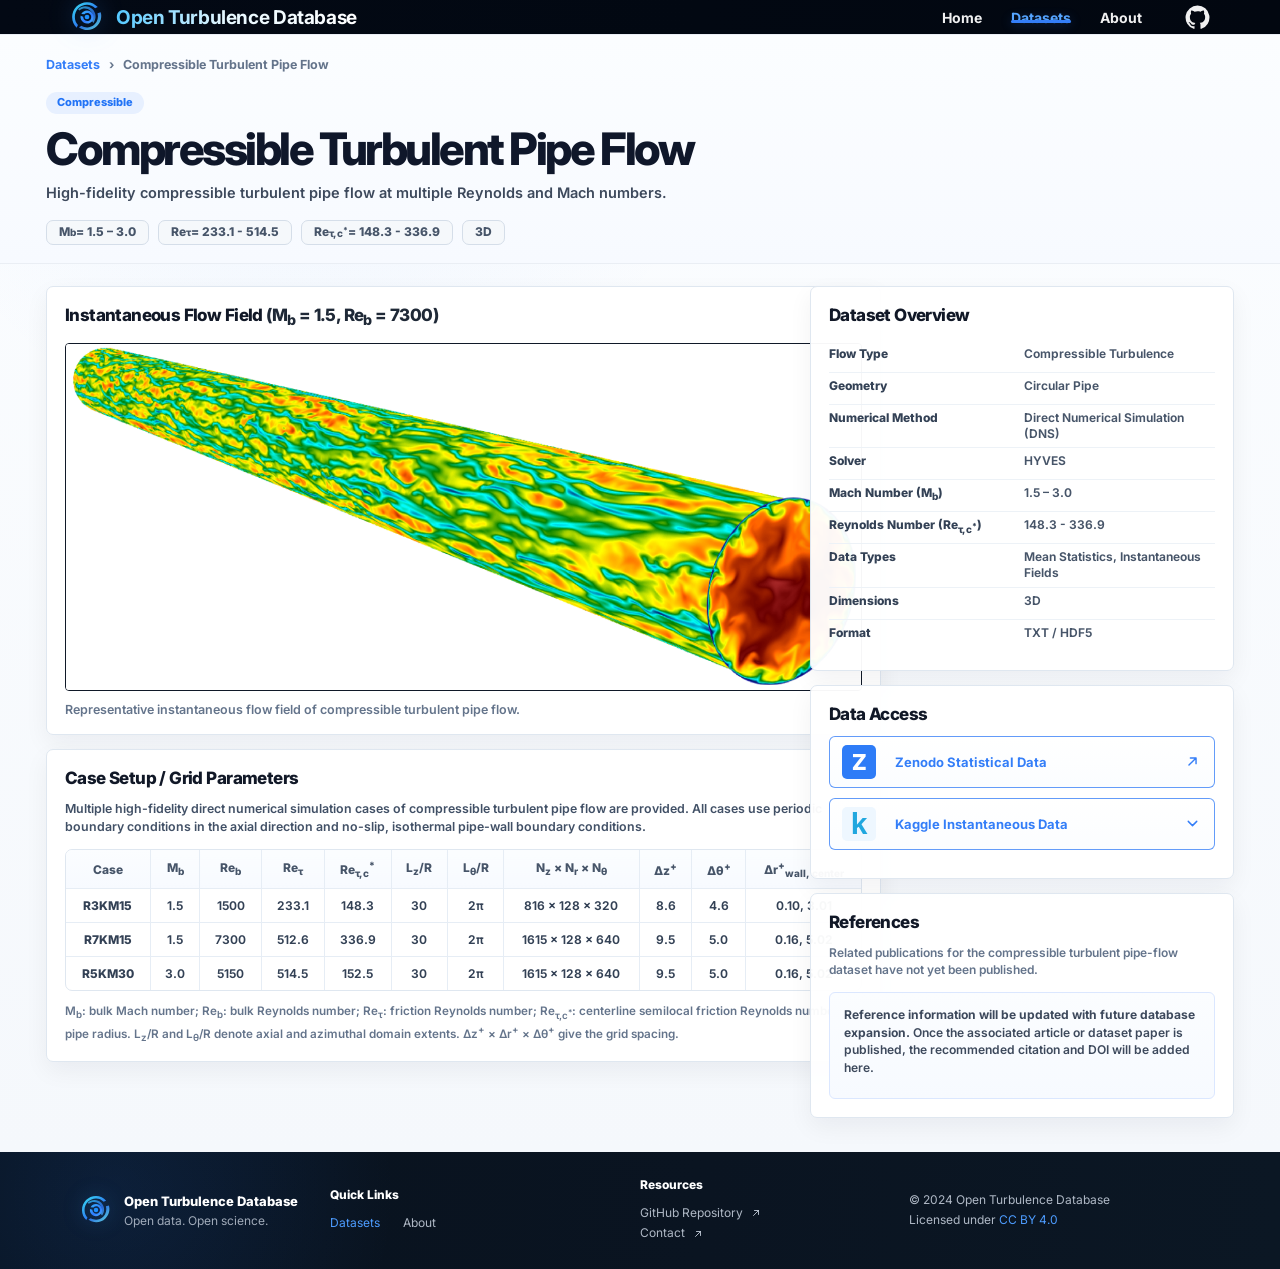
<file: compressible-pipe-flow.html>
<!DOCTYPE html>
<html lang="en">
<head>
  <meta charset="UTF-8" />
  <meta name="viewport" content="width=device-width, initial-scale=1.0" />
  <meta name="description" content="Detailed dataset page for compressible turbulent pipe flow in the Open Turbulence Database." />
  <title>Compressible Turbulent Pipe Flow | Open Turbulence Database</title>
  <link rel="icon" type="image/svg+xml" href="assets/favicon.svg" />
  <link rel="preconnect" href="https://fonts.googleapis.com">
  <link rel="preconnect" href="https://fonts.gstatic.com" crossorigin>
  <link href="https://fonts.googleapis.com/css2?family=Inter:wght@400;500;600;700;800&display=swap" rel="stylesheet">
  <link rel="stylesheet" href="styles.css" />
  <style>
    /* Page-specific table alignment: center the Case column on this detail page. */
    .setup-table th:first-child,
    .setup-table td:first-child {
      text-align: center;
    }
  
    /* Align Kaggle access text with Zenodo link */
    .kaggle-toggle {
      justify-content: flex-start !important;
      text-align: left;
    }
    .kaggle-toggle strong {
      flex: 1;
      text-align: left;
      margin-left: 0;
    }
</style>
</head>
<body class="dataset-detail-page">
  <header class="site-header" id="top">
    <div class="header-inner">
      <a class="brand" href="index.html" aria-label="Open Turbulence Database home">
        <img src="assets/logo.svg" alt="" class="brand-logo" />
        <span>Open Turbulence Database</span>
      </a>

      <nav class="nav" aria-label="Main navigation">
        <a href="index.html">Home</a>
        <a class="active" href="datasets.html">Datasets</a>
        <a href="about.html">About</a>
        <a class="github-link" href="https://github.com/" target="_blank" rel="noreferrer" aria-label="GitHub repository">
          <svg viewBox="0 0 24 24" aria-hidden="true">
            <path fill="currentColor" d="M12 .5A11.5 11.5 0 0 0 8.36 22.9c.58.11.79-.25.79-.56v-2.02c-3.22.7-3.9-1.39-3.9-1.39-.53-1.33-1.29-1.68-1.29-1.68-1.05-.72.08-.7.08-.7 1.16.08 1.78 1.2 1.78 1.2 1.04 1.77 2.72 1.26 3.38.96.11-.75.41-1.26.74-1.55-2.57-.29-5.27-1.28-5.27-5.72 0-1.26.45-2.29 1.2-3.1-.12-.29-.52-1.47.11-3.06 0 0 .97-.31 3.18 1.18A10.98 10.98 0 0 1 12 6.07c.98 0 1.96.13 2.88.39 2.2-1.49 3.17-1.18 3.17-1.18.63 1.59.23 2.77.12 3.06.74.81 1.19 1.84 1.19 3.1 0 4.45-2.71 5.42-5.29 5.71.42.36.79 1.07.79 2.16v3.03c0 .31.21.67.8.56A11.5 11.5 0 0 0 12 .5Z"/>
          </svg>
        </a>
      </nav>
    </div>
  </header>

  <main class="detail-main">
    <section class="detail-header" aria-labelledby="detail-title">
      <div class="detail-container">
        <nav class="breadcrumb" aria-label="Breadcrumb">
          <a href="datasets.html">Datasets</a>
          <span aria-hidden="true">›</span>
          <span>Compressible Turbulent Pipe Flow</span>
        </nav>

        <span class="flow-pill compressible">Compressible</span>
        <h1 id="detail-title">Compressible Turbulent Pipe Flow</h1>
        <p>High-fidelity compressible turbulent pipe flow at multiple Reynolds and Mach numbers.</p>
        <div class="detail-tags" aria-label="Dataset tags">
          <span>M<sub>b</sub> = 1.5 – 3.0</span>
          <span>Re<sub>τ</sub> = 233.1 - 514.5</span>
          <span>Re<sub>τ,c<sup>*</sup></sub> = 148.3 - 336.9</span>
          <span>3D</span>
        </div>
      </div>
    </section>

    <section class="detail-content" aria-label="Compressible turbulent pipe flow details">
      <div class="detail-container detail-layout">
        <div class="detail-primary">
          <article class="detail-card flow-visual-card">
            <h2>Instantaneous Flow Field <span>(M<sub>b</sub> = 1.5, Re<sub>b</sub> = 7300)</span></h2>
            <figure>
              <img src="assets/R7KM15_CTPF.png" alt="Representative instantaneous compressible turbulent pipe flow field" style="height: auto; max-height: none; object-fit: contain; object-position: center center; background: #ffffff;" />
              <figcaption>Representative instantaneous flow field of compressible turbulent pipe flow.</figcaption>
            </figure>
          </article>

          <article class="detail-card table-card">
            <h2>Case Setup / Grid Parameters</h2>
            <p class="section-note">Multiple high-fidelity direct numerical simulation cases of compressible turbulent pipe flow are provided. All cases use periodic boundary conditions in the axial direction and no-slip, isothermal pipe-wall boundary conditions.</p>
            <div class="table-wrap">
              <table class="setup-table">
                <thead>
                  <tr>
                    <th>Case</th>
                    <th>M<sub>b</sub></th>
                    <th>Re<sub>b</sub></th>
                    <th>Re<sub>τ</sub></th>
                    <th>Re<sub>τ,c</sub><sup>*</sup></th>
                    <th>L<sub>z</sub>/R</th>
                    <th>L<sub>θ</sub>/R</th>
                    <th>N<sub>z</sub> × N<sub>r</sub> × N<sub>θ</sub></th>
                    <th>Δz<sup>+</sup></th>
                    <th>Δθ<sup>+</sup></th>
                    <th>Δr<sup>+</sup><sub>wall, center</sub></th>
                  </tr>
                </thead>
                <tbody>
                  <tr><td>R3KM15</td><td>1.5</td><td>1500</td><td>233.1</td><td>148.3</td><td>30</td><td>2π</td><td>816 × 128 × 320</td><td>8.6</td><td>4.6</td><td>0.10, 3.01</td></tr>
                  <tr><td>R7KM15</td><td>1.5</td><td>7300</td><td>512.6</td><td>336.9</td><td>30</td><td>2π</td><td>1615 × 128 × 640</td><td>9.5</td><td>5.0</td><td>0.16, 5.02</td></tr>
                  <tr><td>R5KM30</td><td>3.0</td><td>5150</td><td>514.5</td><td>152.5</td><td>30</td><td>2π</td><td>1615 × 128 × 640</td><td>9.5</td><td>5.0</td><td>0.16, 5.02</td></tr>
                </tbody>
              </table>
            </div>
            <p class="table-footnote">M<sub>b</sub>: bulk Mach number; Re<sub>b</sub>: bulk Reynolds number; Re<sub>τ</sub>: friction Reynolds number; Re<sub>τ,c<sup>*</sup></sub>: centerline semilocal friction Reynolds number; R: pipe radius.
              L<sub>z</sub>/R and L<sub>θ</sub>/R denote axial and azimuthal domain extents. Δz<sup>+</sup> × Δr<sup>+</sup> × Δθ<sup>+</sup> give the grid spacing.</p>
          </article>
        </div>

        <aside class="detail-sidebar" aria-label="Dataset side information">
          <article class="detail-card overview-card">
            <h2>Dataset Overview</h2>
            <dl class="overview-list">
              <div><dt>Flow Type</dt><dd>Compressible Turbulence</dd></div>
              <div><dt>Geometry</dt><dd>Circular Pipe</dd></div>
              <div><dt>Numerical Method</dt><dd>Direct Numerical Simulation (DNS)</dd></div>
              <div><dt>Solver</dt><dd>HYVES</dd></div>
              <div><dt>Mach Number (M<sub>b</sub>)</dt><dd>1.5 – 3.0</dd></div>
              <div><dt>Reynolds Number (Re<sub>τ,c<sup>*</sup></sub>)</dt><dd>148.3 - 336.9</dd></div>
              <div><dt>Data Types</dt><dd>Mean Statistics, Instantaneous Fields</dd></div>
              <div><dt>Dimensions</dt><dd>3D</dd></div>
              <div><dt>Format</dt><dd>TXT / HDF5</dd></div>
            </dl>
          </article>

          <article class="detail-card access-card">
            <h2>Data Access</h2>
            <a href="https://zenodo.org/records/22741437" target="_blank" rel="noreferrer" class="access-link">
              <span class="repo-logo zenodo-logo">Z</span>
              <strong>Zenodo Statistical Data</strong>
              <svg viewBox="0 0 24 24" aria-hidden="true"><path d="M7 17 17 7M9 7h8v8" fill="none" stroke="currentColor" stroke-width="2" stroke-linecap="round" stroke-linejoin="round"/></svg>
            </a>
            <div class="kaggle-dropdown">
              <button class="access-link kaggle-toggle" type="button" aria-expanded="false">
                <span class="repo-logo kaggle-logo">k</span>
                <strong>Kaggle Instantaneous Data</strong>
                <svg class="kaggle-arrow" viewBox="0 0 24 24" aria-hidden="true"><path d="m6 9 6 6 6-6" fill="none" stroke="currentColor" stroke-width="2" stroke-linecap="round" stroke-linejoin="round"/></svg>
              </button>
              <div class="kaggle-case-list">
                <a class="kaggle-case-item" href="https://www.kaggle.com/datasets/datafluid/compressible-pipe-flow-dns-reb3000-mb1-5" target="_blank">R3KM15 <span>↗</span></a>
                <a class="kaggle-case-item" href="https://www.kaggle.com/datasets/datafluid/compressible-pipe-flow-dns-reb7300-mb1-5" target="_blank">R7KM15 <span>↗</span></a>
                <a class="kaggle-case-item" href="https://www.kaggle.com/datasets/datafluid/compressible-pipe-flow-dns-reb5150-mb3-0" target="_blank">R5KM30 <span>↗</span></a>
              </div>
            </div>
          </article>

          <article class="detail-card citation-list-card">
            <h2>References</h2>
            <p class="citation-intro">Related publications for the compressible turbulent pipe-flow dataset have not yet been published.</p>

            <div class="citation-item">
              <p><strong>Reference information will be updated with future database expansion.</strong> Once the associated article or dataset paper is published, the recommended citation and DOI will be added here.</p>
            </div>
          </article>
        </aside>
      </div>
    </section>
  </main>

  <footer class="site-footer" id="contribute">
    <div class="footer-inner">
      <div class="footer-brand">
        <img src="assets/logo.svg" alt="" />
        <div>
          <strong>Open Turbulence Database</strong>
          <span>Open data. Open science.</span>
        </div>
      </div>

      <div class="footer-block" id="usage">
        <h3>Quick Links</h3>
        <div class="footer-links">
          <a href="datasets.html">Datasets</a>
          <a href="about.html">About</a>
        </div>
      </div>

      <div class="footer-block resources">
        <h3>Resources</h3>
        <a href="https://github.com/" target="_blank" rel="noreferrer">GitHub Repository
          <svg viewBox="0 0 24 24" aria-hidden="true"><path d="M7 17 17 7M9 7h8v8" fill="none" stroke="currentColor" stroke-width="2" stroke-linecap="round" stroke-linejoin="round"/></svg>
        </a>
        <a href="mailto:contact@example.com">Contact
          <svg viewBox="0 0 24 24" aria-hidden="true"><path d="M7 17 17 7M9 7h8v8" fill="none" stroke="currentColor" stroke-width="2" stroke-linecap="round" stroke-linejoin="round"/></svg>
        </a>
      </div>

      <div class="copyright" id="citation">
        <p>© 2024 Open Turbulence Database</p>
        <p>Licensed under <a href="https://creativecommons.org/licenses/by/4.0/" target="_blank" rel="noreferrer">CC BY 4.0</a></p>
      </div>
    </div>
  </footer>

  <script src="script.js"></script>
</body>
</html>
</file>
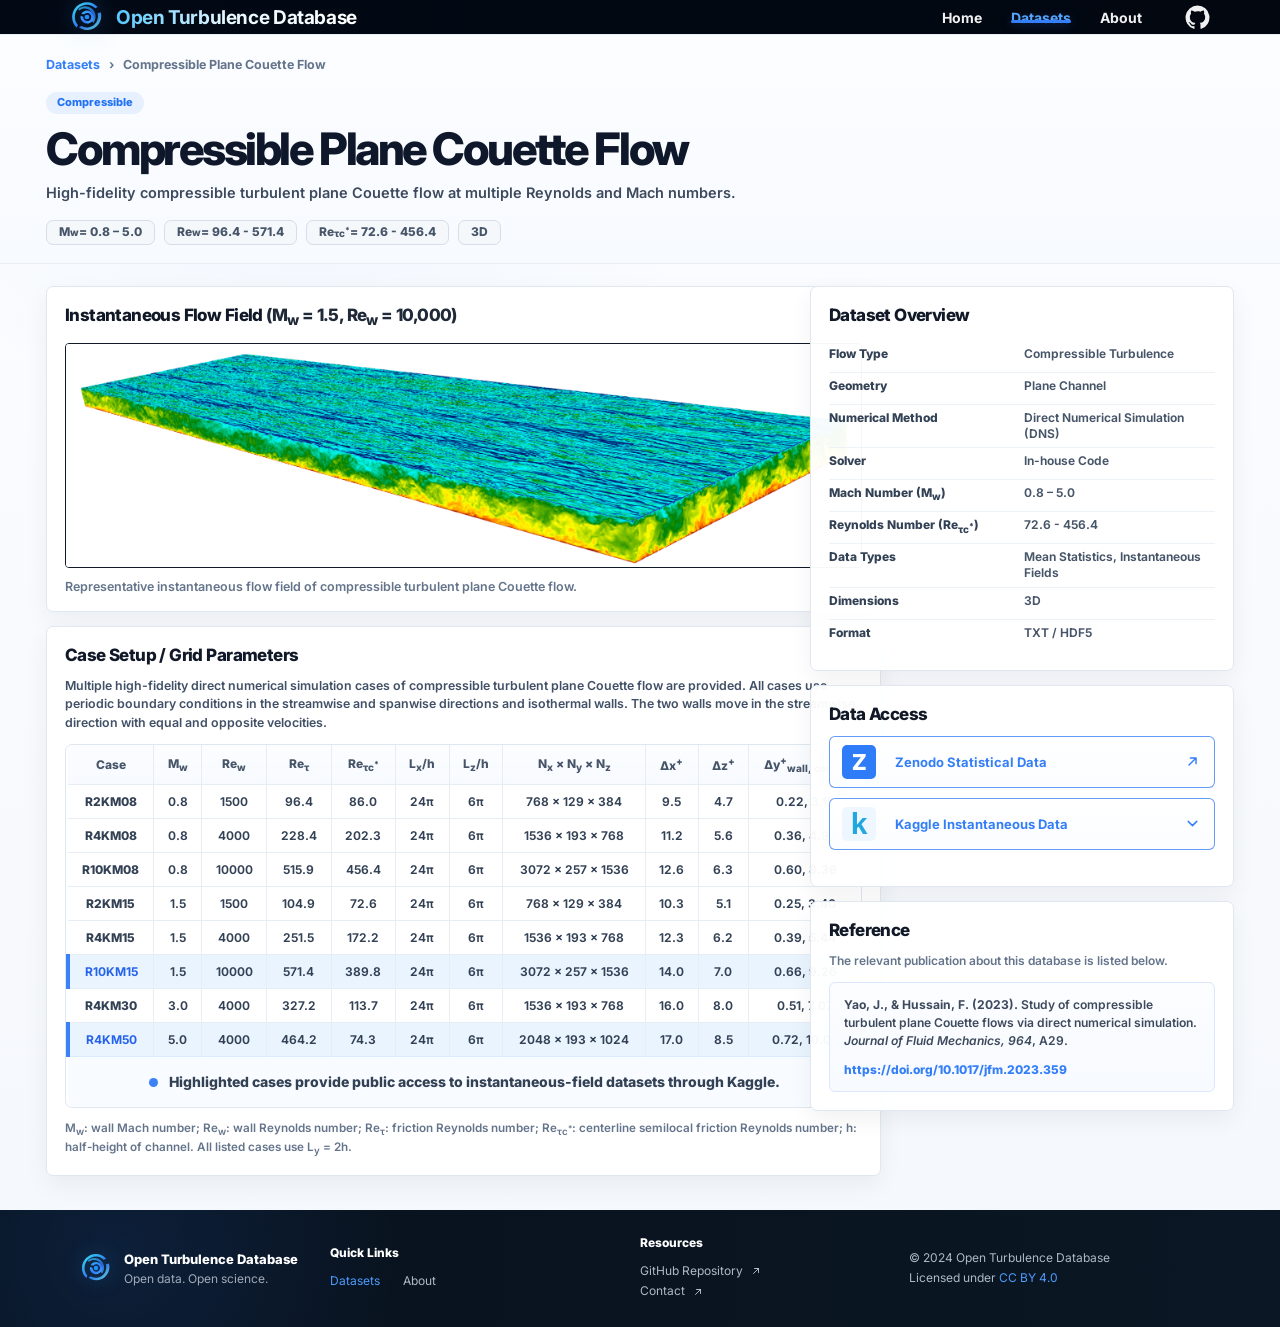
<file: compressible-plane-couette-flow.html>
<!DOCTYPE html>
<html lang="en">
<head>
  <meta charset="UTF-8" />
  <meta name="viewport" content="width=device-width, initial-scale=1.0" />
  <meta name="description" content="Detailed dataset page for compressible turbulent plane Couette flow in the Open Turbulence Database." />
  <title>Compressible Plane Couette Flow | Open Turbulence Database</title>
  <link rel="icon" type="image/svg+xml" href="assets/favicon.svg" />
  <link rel="preconnect" href="https://fonts.googleapis.com">
  <link rel="preconnect" href="https://fonts.gstatic.com" crossorigin>
  <link href="https://fonts.googleapis.com/css2?family=Inter:wght@400;500;600;700;800&display=swap" rel="stylesheet">
  <link rel="stylesheet" href="styles.css" />
  <style>
    /* Page-specific table alignment: center the Case column on this detail page. */
    .setup-table th:first-child,
    .setup-table td:first-child {
      text-align: center;
    }

    /* Highlight cases with public instantaneous-field data */
    .setup-table tr.data-available td {
      background: #eaf4ff;
    }

    .setup-table tr.data-available td:first-child {
      border-left: 4px solid #3b82f6;
      font-weight: 700;
      color: #2563eb;
    }

    .setup-table tr.data-available:hover td {
      background: #dbeafe;
    }

    .data-availability-note td {
      background: #f8fbff;
      border-top: 1px solid #dbeafe;
      padding: 14px 16px;
      color: #334155;
      font-size: 14px;
      line-height: 1.6;
    }

    .data-availability-note .status-dot {
      display: inline-block;
      width: 9px;
      height: 9px;
      background: #3b82f6;
      border-radius: 50%;
      margin-right: 8px;
    }

    .kaggle-dropdown {
      position: relative;
    }

    .kaggle-toggle {
      cursor: pointer;
      justify-content: flex-start !important;
    }

    .kaggle-toggle strong {
      flex: 1;
      text-align: left;
    }

    .kaggle-case-list {
      max-height: 0;
      overflow: hidden;
      transition: max-height 0.45s ease;
      margin-top: 8px;
    }

    .kaggle-case-list.open {
      max-height: 200px;
    }

    .kaggle-case-item {
      display: flex;
      justify-content: space-between;
      align-items: center;
      padding: 10px 14px;
      margin-bottom: 6px;
      border: 1px solid #dbeafe;
      border-radius: 8px;
      background: #ffffff;
      color: #1e293b;
      text-decoration: none;
      font-weight: 600;
    }

    .kaggle-case-item:hover {
      background: #eff6ff;
      color: #2563eb;
    }

  </style>
</head>
<body class="dataset-detail-page">
  <header class="site-header" id="top">
    <div class="header-inner">
      <a class="brand" href="index.html" aria-label="Open Turbulence Database home">
        <img src="assets/logo.svg" alt="" class="brand-logo" />
        <span>Open Turbulence Database</span>
      </a>

      <nav class="nav" aria-label="Main navigation">
        <a href="index.html">Home</a>
        <a class="active" href="datasets.html">Datasets</a>
        <a href="about.html">About</a>
        <a class="github-link" href="https://github.com/" target="_blank" rel="noreferrer" aria-label="GitHub repository">
          <svg viewBox="0 0 24 24" aria-hidden="true">
            <path fill="currentColor" d="M12 .5A11.5 11.5 0 0 0 8.36 22.9c.58.11.79-.25.79-.56v-2.02c-3.22.7-3.9-1.39-3.9-1.39-.53-1.33-1.29-1.68-1.29-1.68-1.05-.72.08-.7.08-.7 1.16.08 1.78 1.2 1.78 1.2 1.04 1.77 2.72 1.26 3.38.96.11-.75.41-1.26.74-1.55-2.57-.29-5.27-1.28-5.27-5.72 0-1.26.45-2.29 1.2-3.1-.12-.29-.52-1.47.11-3.06 0 0 .97-.31 3.18 1.18A10.98 10.98 0 0 1 12 6.07c.98 0 1.96.13 2.88.39 2.2-1.49 3.17-1.18 3.17-1.18.63 1.59.23 2.77.12 3.06.74.81 1.19 1.84 1.19 3.1 0 4.45-2.71 5.42-5.29 5.71.42.36.79 1.07.79 2.16v3.03c0 .31.21.67.8.56A11.5 11.5 0 0 0 12 .5Z"/>
          </svg>
        </a>
      </nav>
    </div>
  </header>

  <main class="detail-main">
    <section class="detail-header" aria-labelledby="detail-title">
      <div class="detail-container">
        <nav class="breadcrumb" aria-label="Breadcrumb">
          <a href="datasets.html">Datasets</a>
          <span aria-hidden="true">›</span>
          <span>Compressible Plane Couette Flow</span>
        </nav>

        <span class="flow-pill compressible">Compressible</span>
        <h1 id="detail-title">Compressible Plane Couette Flow</h1>
        <p>High-fidelity compressible turbulent plane Couette flow at multiple Reynolds and Mach numbers.</p>
        <div class="detail-tags" aria-label="Dataset tags">
          <span>M<sub>w</sub> = 0.8 – 5.0</span>
          <span>Re<sub>w</sub> = 96.4 - 571.4</span>
          <span>Re<sub>τc<sup>*</sub> = 72.6 - 456.4</span>
          <span>3D</span>
        </div>
      </div>
    </section>

    <section class="detail-content" aria-label="Compressible plane Couette flow details">
      <div class="detail-container detail-layout">
        <div class="detail-primary">
          <article class="detail-card flow-visual-card">
            <h2>Instantaneous Flow Field <span>(M<sub>w</sub> = 1.5, Re<sub>w</sub> = 10,000)</span></h2>
            <figure>
              <img src="assets/R10KM15_CTPCF.png" alt="Representative instantaneous compressible turbulent plane Couette flow field" style="height: auto; max-height: none; object-fit: contain; object-position: center center; background: #ffffff;" />
              <figcaption>Representative instantaneous flow field of compressible turbulent plane Couette flow.</figcaption>
            </figure>
          </article>

          <article class="detail-card table-card">
            <h2>Case Setup / Grid Parameters</h2>
            <p class="section-note">Multiple high-fidelity direct numerical simulation cases of compressible turbulent plane Couette flow are provided. All cases use periodic boundary conditions in the streamwise and spanwise directions and isothermal walls. The two walls 
              move in the streamwise direction with equal and opposite velocities.</p>
            <div class="table-wrap">
              <table class="setup-table">
                <thead>
                  <tr>
                    <th>Case</th>
                    <th>M<sub>w</sub></th>
                    <th>Re<sub>w</sub></th>
                    <th>Re<sub>τ</sub></th>
                    <th>Re<sub>τc<sup>*</sup></sub></th>
                    <th>L<sub>x</sub>/h</th>
                    <th>L<sub>z</sub>/h</th>
                    <th>N<sub>x</sub> × N<sub>y</sub> × N<sub>z</sub></th>
                    <th>Δx<sup>+</sup></th>
                    <th>Δz<sup>+</sup></th>
                    <th>Δy<sup>+</sup><sub>wall, center</sub></th>
                  </tr>
                </thead>
                <tbody>
                  <tr><td>R2KM08</td><td>0.8</td><td>1500</td><td>96.4</td><td>86.0</td><td>24π</td><td>6π</td><td>768 × 129 × 384</td><td>9.5</td><td>4.7</td><td>0.22, 3.15</td></tr>
                  <tr><td>R4KM08</td><td>0.8</td><td>4000</td><td>228.4</td><td>202.3</td><td>24π</td><td>6π</td><td>1536 × 193 × 768</td><td>11.2</td><td>5.6</td><td>0.36, 4.93</td></tr>
                  <tr><td>R10KM08</td><td>0.8</td><td>10000</td><td>515.9</td><td>456.4</td><td>24π</td><td>6π</td><td>3072 × 257 × 1536</td><td>12.6</td><td>6.3</td><td>0.60, 8.36</td></tr>
                  <tr><td>R2KM15</td><td>1.5</td><td>1500</td><td>104.9</td><td>72.6</td><td>24π</td><td>6π</td><td>768 × 129 × 384</td><td>10.3</td><td>5.1</td><td>0.25, 3.40</td></tr>
                  <tr><td>R4KM15</td><td>1.5</td><td>4000</td><td>251.5</td><td>172.2</td><td>24π</td><td>6π</td><td>1536 × 193 × 768</td><td>12.3</td><td>6.2</td><td>0.39, 5.44</td></tr>
                  <tr class="data-available"><td>R10KM15</td><td>1.5</td><td>10000</td><td>571.4</td><td>389.8</td><td>24π</td><td>6π</td><td>3072 × 257 × 1536</td><td>14.0</td><td>7.0</td><td>0.66, 9.26</td></tr>
                  <tr><td>R4KM30</td><td>3.0</td><td>4000</td><td>327.2</td><td>113.7</td><td>24π</td><td>6π</td><td>1536 × 193 × 768</td><td>16.0</td><td>8.0</td><td>0.51, 7.07</td></tr>
                  <tr class="data-available"><td>R4KM50</td><td>5.0</td><td>4000</td><td>464.2</td><td>74.3</td><td>24π</td><td>6π</td><td>2048 × 193 × 1024</td><td>17.0</td><td>8.5</td><td>0.72, 10.02</td></tr>
                </tbody>
                <tr class="data-availability-note">
                  <td colspan="11">
                    <span class="status-dot"></span>
                    Highlighted cases provide public access to instantaneous-field datasets through Kaggle.
                  </td>
                </tr>
              </table>
            </div>
            <p class="table-footnote">M<sub>w</sub>: wall Mach number; Re<sub>w</sub>: wall Reynolds number; Re<sub>τ</sub>: friction Reynolds number; Re<sub>τc<sup>*</sup></sub>: centerline semilocal friction Reynolds number; h: half-height of channel. All listed cases use L<sub>y</sub> = 2h.</p>
          </article>
        </div>

        <aside class="detail-sidebar" aria-label="Dataset side information">
          <article class="detail-card overview-card">
            <h2>Dataset Overview</h2>
            <dl class="overview-list">
              <div><dt>Flow Type</dt><dd>Compressible Turbulence</dd></div>
              <div><dt>Geometry</dt><dd>Plane Channel</dd></div>
              <div><dt>Numerical Method</dt><dd>Direct Numerical Simulation (DNS)</dd></div>
              <div><dt>Solver</dt><dd>In-house Code</dd></div>
              <div><dt>Mach Number (M<sub>w</sub>)</dt><dd>0.8 – 5.0</dd></div>
              <div><dt>Reynolds Number (Re<sub>τc<sup>*</sub>)</dt><dd>72.6 - 456.4</dd></div>
              <div><dt>Data Types</dt><dd>Mean Statistics, Instantaneous Fields</dd></div>
              <div><dt>Dimensions</dt><dd>3D</dd></div>
              <div><dt>Format</dt><dd>TXT / HDF5</dd></div>
            </dl>
          </article>

          <article class="detail-card access-card">
            <h2>Data Access</h2>
            <a href="https://zenodo.org/records/22741739" target="_blank" rel="noreferrer" class="access-link">
              <span class="repo-logo zenodo-logo">Z</span>
              <strong>Zenodo Statistical Data</strong>
              <svg viewBox="0 0 24 24" aria-hidden="true"><path d="M7 17 17 7M9 7h8v8" fill="none" stroke="currentColor" stroke-width="2" stroke-linecap="round" stroke-linejoin="round"/></svg>
            </a>
            <div class="kaggle-dropdown">
              <button class="access-link kaggle-toggle" type="button" aria-expanded="false">
                <span class="repo-logo kaggle-logo">k</span>
                <strong>Kaggle Instantaneous Data</strong>
                <svg class="kaggle-arrow" viewBox="0 0 24 24" aria-hidden="true">
                  <path d="m6 9 6 6 6-6" fill="none" stroke="currentColor" stroke-width="2" stroke-linecap="round" stroke-linejoin="round"/>
                </svg>
              </button>
              <div class="kaggle-case-list">
                <a class="kaggle-case-item" href="https://www.kaggle.com/datasets/datafluid/compressible-couette-flow-dns-reb10000-mb1-5" target="_blank" rel="noreferrer">R10KM15 <span>↗</span></a>
                <a class="kaggle-case-item" href="https://www.kaggle.com/datasets/datafluid/compressible-couette-flow-dns-reb4000-mb5-0" target="_blank" rel="noreferrer">R4KM50 <span>↗</span></a>
              </div>
            </div>
          </article>

          <article class="detail-card citation-list-card">
            <h2>Reference</h2>
            <p class="citation-intro">The relevant publication about this database is listed below.</p>

            <div class="citation-item">
              <p><strong>Yao, J., & Hussain, F. (2023).</strong> Study of compressible turbulent plane Couette flows via direct numerical simulation. <em>Journal of Fluid Mechanics, 964</em>, A29.</p>
              <a href="https://doi.org/10.1017/jfm.2023.359" target="_blank" rel="noreferrer">https://doi.org/10.1017/jfm.2023.359</a>
            </div>
          </article>
        </aside>
      </div>
    </section>
  </main>

  <footer class="site-footer" id="contribute">
    <div class="footer-inner">
      <div class="footer-brand">
        <img src="assets/logo.svg" alt="" />
        <div>
          <strong>Open Turbulence Database</strong>
          <span>Open data. Open science.</span>
        </div>
      </div>

      <div class="footer-block" id="usage">
        <h3>Quick Links</h3>
        <div class="footer-links">
          <a href="datasets.html">Datasets</a>
          <a href="about.html">About</a>
        </div>
      </div>

      <div class="footer-block resources">
        <h3>Resources</h3>
        <a href="https://github.com/" target="_blank" rel="noreferrer">GitHub Repository
          <svg viewBox="0 0 24 24" aria-hidden="true"><path d="M7 17 17 7M9 7h8v8" fill="none" stroke="currentColor" stroke-width="2" stroke-linecap="round" stroke-linejoin="round"/></svg>
        </a>
        <a href="mailto:contact@example.com">Contact
          <svg viewBox="0 0 24 24" aria-hidden="true"><path d="M7 17 17 7M9 7h8v8" fill="none" stroke="currentColor" stroke-width="2" stroke-linecap="round" stroke-linejoin="round"/></svg>
        </a>
      </div>

      <div class="copyright" id="citation">
        <p>© 2024 Open Turbulence Database</p>
        <p>Licensed under <a href="https://creativecommons.org/licenses/by/4.0/" target="_blank" rel="noreferrer">CC BY 4.0</a></p>
      </div>
    </div>
  </footer>

  <script>
document.querySelectorAll('.kaggle-toggle').forEach(btn=>{
  btn.addEventListener('click',()=>{
    const list=btn.nextElementSibling;
    const open=list.classList.toggle('open');
    btn.setAttribute('aria-expanded',open);
  });
});
</script>
  <script src="script.js"></script>
</body>
</html>
</file>
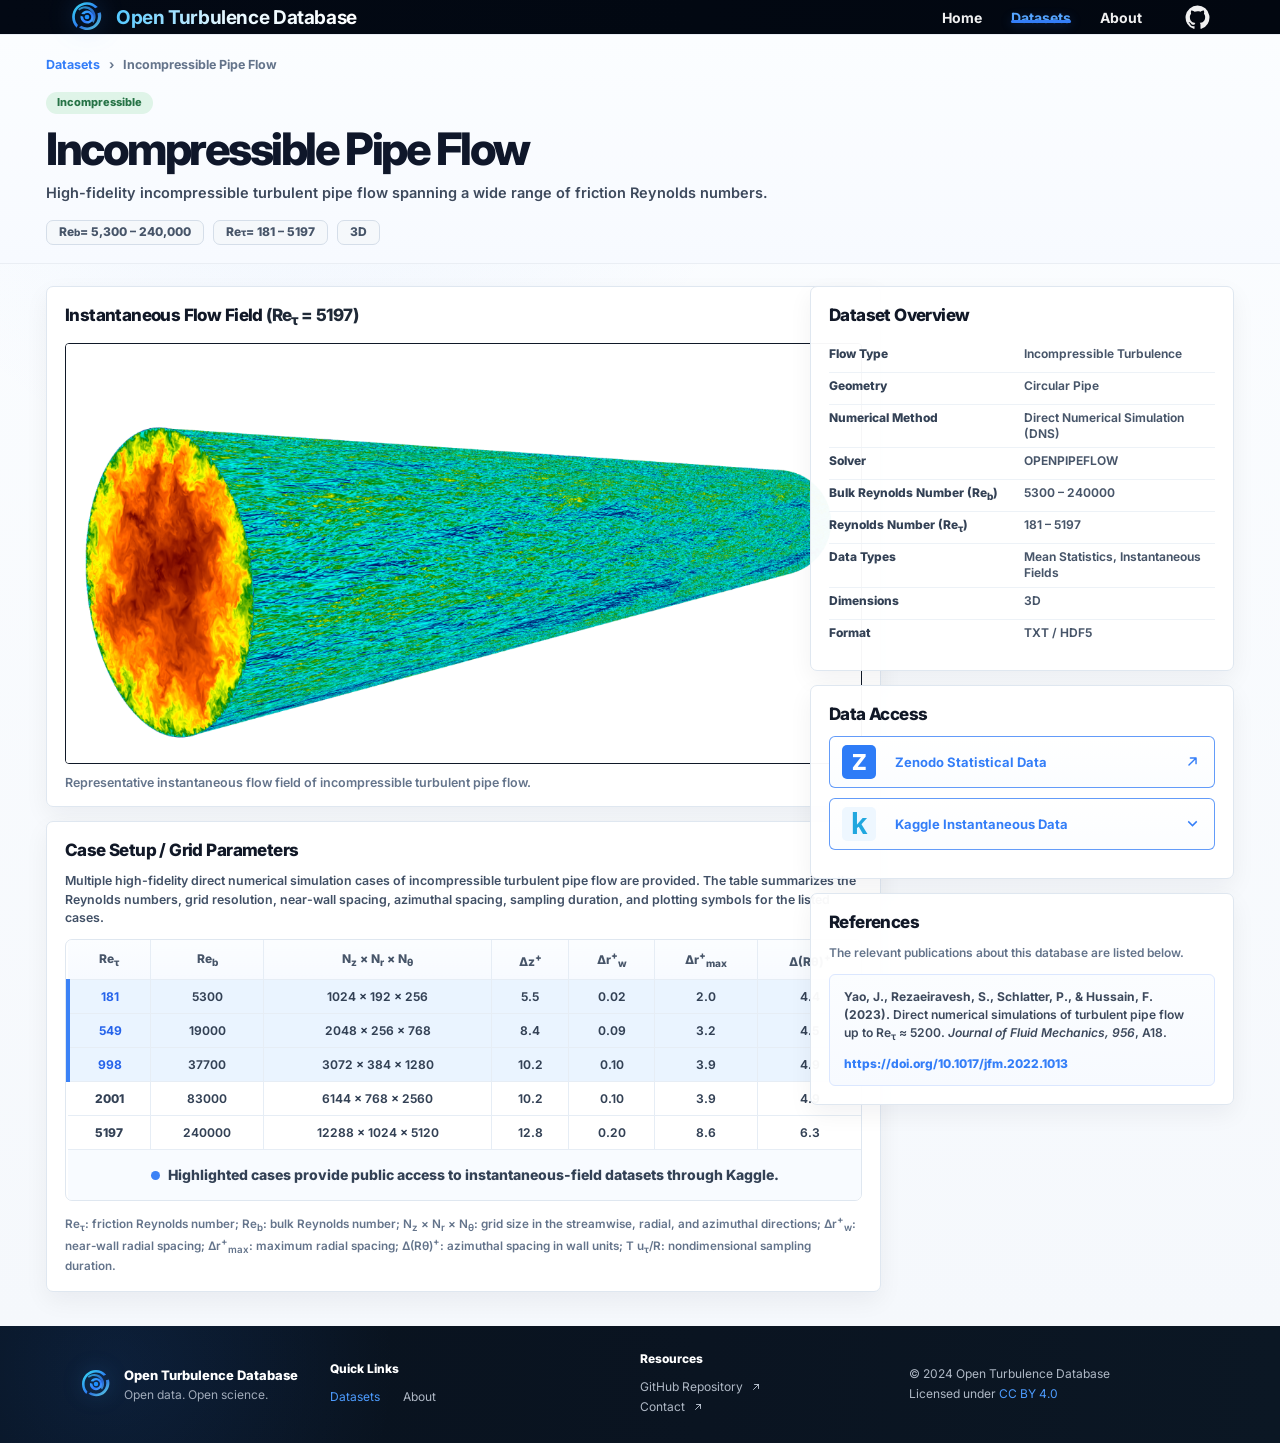
<file: incompressible-pipe-flow.html>
<!DOCTYPE html>
<html lang="en">
<head>
  <meta charset="UTF-8" />
  <meta name="viewport" content="width=device-width, initial-scale=1.0" />
  <meta name="description" content="Detailed dataset page for incompressible turbulent pipe flow in the Open Turbulence Database." />
  <title>Incompressible Pipe Flow | Open Turbulence Database</title>
  <link rel="icon" type="image/svg+xml" href="assets/favicon.svg" />
  <link rel="preconnect" href="https://fonts.googleapis.com">
  <link rel="preconnect" href="https://fonts.gstatic.com" crossorigin>
  <link href="https://fonts.googleapis.com/css2?family=Inter:wght@400;500;600;700;800&display=swap" rel="stylesheet">
  <link rel="stylesheet" href="styles.css" />
  <style>
    /* Page-specific table alignment: center the Case column on this detail page. */
    .setup-table th:first-child,
    .setup-table td:first-child {
      text-align: center;
    }
  
    .kaggle-toggle {
      justify-content: flex-start !important;
      text-align: left;
    }
    .kaggle-toggle strong {
      flex: 1;
      text-align: left;
      margin-left: 0;
    }

    .setup-table tr.data-available td {
      background: #eaf4ff;
    }
    .setup-table tr.data-available td:first-child {
      border-left: 4px solid #3b82f6;
      font-weight: 700;
      color: #2563eb;
    }
    .setup-table tr.data-available:hover td {
      background: #dbeafe;
    }

    .data-availability-note td {
      background: #f8fbff;
      border-top: 1px solid #dbeafe;
      padding: 14px 16px;
      color: #334155;
      font-size: 14px;
      line-height: 1.6;
    }
    .data-availability-note .status-dot {
      display:inline-block;
      width:9px;
      height:9px;
      background:#3b82f6;
      border-radius:50%;
      margin-right:8px;
    }
</style>
</head>
<body class="dataset-detail-page">
  <header class="site-header" id="top">
    <div class="header-inner">
      <a class="brand" href="index.html" aria-label="Open Turbulence Database home">
        <img src="assets/logo.svg" alt="" class="brand-logo" />
        <span>Open Turbulence Database</span>
      </a>

      <nav class="nav" aria-label="Main navigation">
        <a href="index.html">Home</a>
        <a class="active" href="datasets.html">Datasets</a>
        <a href="about.html">About</a>
        <a class="github-link" href="https://github.com/" target="_blank" rel="noreferrer" aria-label="GitHub repository">
          <svg viewBox="0 0 24 24" aria-hidden="true">
            <path fill="currentColor" d="M12 .5A11.5 11.5 0 0 0 8.36 22.9c.58.11.79-.25.79-.56v-2.02c-3.22.7-3.9-1.39-3.9-1.39-.53-1.33-1.29-1.68-1.29-1.68-1.05-.72.08-.7.08-.7 1.16.08 1.78 1.2 1.78 1.2 1.04 1.77 2.72 1.26 3.38.96.11-.75.41-1.26.74-1.55-2.57-.29-5.27-1.28-5.27-5.72 0-1.26.45-2.29 1.2-3.1-.12-.29-.52-1.47.11-3.06 0 0 .97-.31 3.18 1.18A10.98 10.98 0 0 1 12 6.07c.98 0 1.96.13 2.88.39 2.2-1.49 3.17-1.18 3.17-1.18.63 1.59.23 2.77.12 3.06.74.81 1.19 1.84 1.19 3.1 0 4.45-2.71 5.42-5.29 5.71.42.36.79 1.07.79 2.16v3.03c0 .31.21.67.8.56A11.5 11.5 0 0 0 12 .5Z"/>
          </svg>
        </a>
      </nav>
    </div>
  </header>

  <main class="detail-main">
    <section class="detail-header" aria-labelledby="detail-title">
      <div class="detail-container">
        <nav class="breadcrumb" aria-label="Breadcrumb">
          <a href="datasets.html">Datasets</a>
          <span aria-hidden="true">›</span>
          <span>Incompressible Pipe Flow</span>
        </nav>

        <span class="flow-pill incompressible">Incompressible</span>
        <h1 id="detail-title">Incompressible Pipe Flow</h1>
        <p>High-fidelity incompressible turbulent pipe flow spanning a wide range of friction Reynolds numbers.</p>
        <div class="detail-tags" aria-label="Dataset tags">
          <span>Re<sub>b</sub> = 5,300 – 240,000</span>
          <span>Re<sub>τ</sub> = 181 – 5197</span>
          <span>3D</span>
        </div>
      </div>
    </section>

    <section class="detail-content" aria-label="Incompressible pipe flow details">
      <div class="detail-container detail-layout">
        <div class="detail-primary">
          <article class="detail-card flow-visual-card">
            <h2>Instantaneous Flow Field <span>(Re<sub>τ</sub> = 5197)</span></h2>
            <figure>
              <img src="assets/RE5K_Incom_pipe.png" alt="Representative instantaneous incompressible turbulent pipe flow field" style="height: auto; max-height: none; object-fit: contain; object-position: center center; background: #ffffff;" />
              <figcaption>Representative instantaneous flow field of incompressible turbulent pipe flow.</figcaption>
            </figure>
          </article>

          <article class="detail-card table-card">
            <h2>Case Setup / Grid Parameters</h2>
            <p class="section-note">Multiple high-fidelity direct numerical simulation cases of incompressible turbulent pipe flow are provided. The table summarizes the Reynolds numbers, grid resolution, near-wall spacing, azimuthal spacing, sampling duration, and plotting symbols for the listed cases.</p>
            <div class="table-wrap">
              <table class="setup-table">
                <thead>
                  <tr>
                    <th>Re<sub>τ</sub></th>
                    <th>Re<sub>b</sub></th>
                    <th>N<sub>z</sub> × N<sub>r</sub> × N<sub>θ</sub></th>
                    <th>Δz<sup>+</sup></th>
                    <th>Δr<sup>+</sup><sub>w</sub></th>
                    <th>Δr<sup>+</sup><sub>max</sub></th>
                    <th>Δ(Rθ)<sup>+</sup></th>
                  </tr>
                </thead>
                <tbody>
                  <tr class="data-available"><td>181</td><td>5300</td><td>1024 × 192 × 256</td><td>5.5</td><td>0.02</td><td>2.0</td><td>4.4</td></tr>
                  <tr class="data-available"><td>549</td><td>19000</td><td>2048 × 256 × 768</td><td>8.4</td><td>0.09</td><td>3.2</td><td>4.5</td></tr>
                  <tr class="data-available"><td>998</td><td>37700</td><td>3072 × 384 × 1280</td><td>10.2</td><td>0.10</td><td>3.9</td><td>4.9</td></tr>
                  <tr><td>2001</td><td>83000</td><td>6144 × 768 × 2560</td><td>10.2</td><td>0.10</td><td>3.9</td><td>4.9</td></tr>
                  <tr><td>5197</td><td>240000</td><td>12288 × 1024 × 5120</td><td>12.8</td><td>0.20</td><td>8.6</td><td>6.3</td></tr>
                  <tr class="data-availability-note">
                    <td colspan="7"><span class="status-dot"></span>Highlighted cases provide public access to instantaneous-field datasets through Kaggle.</td>
                  </tr>
                </tbody>
              </table>
            </div>
            <p class="table-footnote">Re<sub>τ</sub>: friction Reynolds number; Re<sub>b</sub>: bulk Reynolds number; N<sub>z</sub> × N<sub>r</sub> × N<sub>θ</sub>: grid size in the streamwise, radial, and azimuthal directions; Δr<sup>+</sup><sub>w</sub>: near-wall radial spacing; Δr<sup>+</sup><sub>max</sub>: maximum radial spacing; Δ(Rθ)<sup>+</sup>: azimuthal spacing in wall units; T u<sub>τ</sub>/R: nondimensional sampling duration.</p>
          </article>
        </div>

        <aside class="detail-sidebar" aria-label="Dataset side information">
          <article class="detail-card overview-card">
            <h2>Dataset Overview</h2>
            <dl class="overview-list">
              <div><dt>Flow Type</dt><dd>Incompressible Turbulence</dd></div>
              <div><dt>Geometry</dt><dd>Circular Pipe</dd></div>
              <div><dt>Numerical Method</dt><dd>Direct Numerical Simulation (DNS)</dd></div>
              <div><dt>Solver</dt><dd>OPENPIPEFLOW</dd></div>
              <div><dt>Bulk Reynolds Number (Re<sub>b</sub>)</dt><dd>5300 – 240000</dd></div>
              <div><dt>Reynolds Number (Re<sub>τ</sub>)</dt><dd>181 – 5197</dd></div>
              <div><dt>Data Types</dt><dd>Mean Statistics, Instantaneous Fields</dd></div>
              <div><dt>Dimensions</dt><dd>3D</dd></div>
              <div><dt>Format</dt><dd>TXT / HDF5</dd></div>
            </dl>
          </article>

          <article class="detail-card access-card">
            <h2>Data Access</h2>
            <a href="https://zenodo.org/records/22769112" target="_blank" rel="noreferrer" class="access-link">
              <span class="repo-logo zenodo-logo">Z</span>
              <strong>Zenodo Statistical Data</strong>
              <svg viewBox="0 0 24 24" aria-hidden="true"><path d="M7 17 17 7M9 7h8v8" fill="none" stroke="currentColor" stroke-width="2" stroke-linecap="round" stroke-linejoin="round"/></svg>
            </a>
            <div class="kaggle-dropdown">
              <button class="access-link kaggle-toggle" type="button" aria-expanded="false">
                <span class="repo-logo kaggle-logo">k</span>
                <strong>Kaggle Instantaneous Data</strong>
                <svg class="kaggle-arrow" viewBox="0 0 24 24" aria-hidden="true">
                  <path d="m6 9 6 6 6-6" fill="none" stroke="currentColor" stroke-width="2"/>
                </svg>
              </button>
              <div class="kaggle-case-list">
                <a class="kaggle-case-item" href="https://www.kaggle.com/datasets/datafluid/incompressible-pipe-flow-dns-reb5300" target="_blank">Re<sub>τ</sub> ≈ 180 <span>↗</span></a>
                <a class="kaggle-case-item" href="https://www.kaggle.com/datasets/datafluid/incompressible-pipe-flow-dns-reb19000" target="_blank">Re<sub>τ</sub> ≈ 550 <span>↗</span></a>
                <a class="kaggle-case-item" href="https://www.kaggle.com/datasets/datafluid/incompressible-pipe-flow-dns-reb37700" target="_blank">Re<sub>τ</sub> ≈ 1000 <span>↗</span></a>
              </div>
            </div>
          </article>

          <article class="detail-card citation-list-card">
            <h2>References</h2>
            <p class="citation-intro">The relevant publications about this database are listed below.</p>

            <div class="citation-item">
              <p><strong>Yao, J., Rezaeiravesh, S., Schlatter, P., & Hussain, F. (2023).</strong> Direct numerical simulations of turbulent pipe flow up to Re<sub>τ</sub> ≈ 5200. <em>Journal of Fluid Mechanics, 956</em>, A18.</p>
              <a href="https://doi.org/10.1017/jfm.2022.1013" target="_blank" rel="noreferrer">https://doi.org/10.1017/jfm.2022.1013</a>
            </div>
          </article>
        </aside>
      </div>
    </section>
  </main>
  <footer class="site-footer" id="contribute">
    <div class="footer-inner">
      <div class="footer-brand">
        <img src="assets/logo.svg" alt="" />
        <div>
          <strong>Open Turbulence Database</strong>
          <span>Open data. Open science.</span>
        </div>
      </div>

      <div class="footer-block" id="usage">
        <h3>Quick Links</h3>
        <div class="footer-links">
          <a href="datasets.html">Datasets</a>
          <a href="about.html">About</a>
        </div>
      </div>

      <div class="footer-block resources">
        <h3>Resources</h3>
        <a href="https://github.com/" target="_blank" rel="noreferrer">GitHub Repository
          <svg viewBox="0 0 24 24" aria-hidden="true"><path d="M7 17 17 7M9 7h8v8" fill="none" stroke="currentColor" stroke-width="2" stroke-linecap="round" stroke-linejoin="round"/></svg>
        </a>
        <a href="mailto:contact@example.com">Contact
          <svg viewBox="0 0 24 24" aria-hidden="true"><path d="M7 17 17 7M9 7h8v8" fill="none" stroke="currentColor" stroke-width="2" stroke-linecap="round" stroke-linejoin="round"/></svg>
        </a>
      </div>

      <div class="copyright" id="citation">
        <p>© 2024 Open Turbulence Database</p>
        <p>Licensed under <a href="https://creativecommons.org/licenses/by/4.0/" target="_blank" rel="noreferrer">CC BY 4.0</a></p>
      </div>
    </div>
  </footer>

  <script src="script.js"></script>
</body>
</html>
</file>
<file: styles.css>
:root {
  --black: #030914;
  --nav: #020812;
  --footer: #0a1421;
  --footer-deep: #07111c;
  --text: #111827;
  --muted: #4b5563;
  --soft: #f7faff;
  --card: #ffffff;
  --line: #dce4ef;
  --blue: #347ef8;
  --blue-light: #55bfff;
  --blue-strong: #2e7cf7;
}

* {
  box-sizing: border-box;
}

html {
  scroll-behavior: smooth;
}

body {
  margin: 0;
  font-family: "Inter", -apple-system, BlinkMacSystemFont, "Segoe UI", Arial, sans-serif;
  color: var(--text);
  background: #fff;
  min-width: 320px;
}

a {
  color: inherit;
  text-decoration: none;
}

.site-header {
  height: 58px;
  background: linear-gradient(90deg, #030914 0%, #020812 55%, #020710 100%);
  color: #fff;
  display: flex;
  align-items: center;
  position: relative;
  z-index: 10;
}

.header-inner {
  width: min(1262px, calc(100% - 140px));
  margin: 0 auto;
  display: flex;
  align-items: center;
  justify-content: space-between;
  height: 100%;
}

.brand {
  display: inline-flex;
  align-items: center;
  gap: 12px;
  font-size: 19px;
  font-weight: 700;
  letter-spacing: -0.02em;
}

.brand-logo {
  width: 34px;
  height: 34px;
  display: block;
  filter: drop-shadow(0 0 12px rgba(51, 146, 255, .35));
}

.brand span {
  background: linear-gradient(90deg, #54c8ff 0%, #e7f8ff 46%, #ffffff 100%);
  -webkit-background-clip: text;
  background-clip: text;
  color: transparent;
}

.nav {
  display: flex;
  align-items: center;
  gap: 29px;
  height: 100%;
  font-size: 14px;
  font-weight: 700;
}

.nav a {
  opacity: .94;
  position: relative;
  display: inline-flex;
  align-items: center;
  height: 100%;
  transition: color .2s ease, opacity .2s ease;
}

.nav a:hover,
.nav a.active {
  color: #58a8ff;
  opacity: 1;
}

.nav a.active::after {
  content: "";
  position: absolute;
  left: 0;
  right: 0;
  bottom: 11px;
  height: 3px;
  border-radius: 999px;
  background: var(--blue);
  box-shadow: 0 0 12px rgba(53, 128, 248, .45);
}

.nav .github-link {
  margin-left: 14px;
}

.github-link svg {
  width: 25px;
  height: 25px;
  color: #fff;
}

.hero {
  height: 410px;
  background-image:
    linear-gradient(90deg, rgba(3,9,20,.98) 0%, rgba(3,9,20,.96) 22%, rgba(3,9,20,.45) 49%, rgba(3,9,20,.08) 100%),
    url("assets/hero-flow.png");
  background-size: cover, cover;
  background-position: center center, center center;
  color: #fff;
  position: relative;
  overflow: hidden;
  border-bottom: 1px solid rgba(255,255,255,.12);
}

.hero::before {
  content: "";
  position: absolute;
  inset: 0;
  background:
    radial-gradient(circle at 60% 44%, rgba(48,132,255,.12), transparent 31%),
    radial-gradient(circle at 78% 25%, rgba(80,220,255,.13), transparent 24%),
    linear-gradient(180deg, rgba(0,0,0,.05), rgba(0,0,0,.20));
  pointer-events: none;
}

.hero-inner {
  position: relative;
  z-index: 1;
  width: min(1262px, calc(100% - 140px));
  margin: 0 auto;
  height: 100%;
}

.hero-content {
  padding-top: 72px;
  max-width: 600px;
}

.hero h1 {
  margin: 0 0 23px;
  font-size: clamp(42px, 4.1vw, 57px);
  line-height: 1.04;
  font-weight: 800;
  letter-spacing: -0.045em;
  color: #fff;
  text-shadow: 0 8px 30px rgba(0,0,0,.32);
}

.hero h1 span {
  color: var(--blue-light);
}

.hero p {
  margin: 0;
  max-width: 535px;
  font-size: 17px;
  line-height: 1.72;
  font-weight: 500;
  color: rgba(255,255,255,.76);
  letter-spacing: -0.015em;
}

.hero-actions {
  margin-top: 41px;
  display: flex;
  align-items: center;
  gap: 16px;
}

.btn {
  height: 48px;
  border-radius: 5px;
  display: inline-flex;
  align-items: center;
  justify-content: center;
  gap: 10px;
  font-size: 14px;
  font-weight: 700;
  letter-spacing: -0.01em;
  transition: transform .18s ease, box-shadow .18s ease, border-color .18s ease;
  white-space: nowrap;
}

.btn:hover {
  transform: translateY(-1px);
}

.btn svg {
  width: 17px;
  height: 17px;
  flex: 0 0 auto;
}

.btn-primary {
  min-width: 174px;
  padding: 0 22px;
  background: var(--blue);
  color: #fff;
  box-shadow: 0 10px 24px rgba(49, 126, 248, .28), inset 0 1px rgba(255,255,255,.26);
  border: 1px solid rgba(123, 177, 255, .45);
}

.btn-primary:hover {
  box-shadow: 0 14px 30px rgba(49,126,248,.38);
}

.btn-outline {
  min-width: 141px;
  padding: 0 20px;
  border: 1px solid rgba(255,255,255,.58);
  background: rgba(3,9,20,.38);
  color: #fff;
  box-shadow: inset 0 1px rgba(255,255,255,.08);
}

.feature-band {
  background:
    radial-gradient(circle at 30% 0%, rgba(52,126,248,.08), transparent 28%),
    linear-gradient(180deg, #fcfdff 0%, #f8fbff 100%);
  padding: 31px 0 26px;
  min-height: 226px;
  display: flex;
  align-items: flex-start;
  border-bottom: 1px solid rgba(213,222,233,.72);
}

.feature-grid {
  width: min(1115px, calc(100% - 160px));
  margin: 0 auto;
  display: grid;
  grid-template-columns: repeat(4, 1fr);
  gap: 21px;
}

.feature-card {
  min-height: 169px;
  background: rgba(255,255,255,.9);
  border: 1px solid #dce3ed;
  border-radius: 6px;
  padding: 21px 20px 20px;
  box-shadow: 0 8px 24px rgba(15, 23, 42, .05);
}

.icon-bubble {
  width: 38px;
  height: 38px;
  border-radius: 50%;
  display: grid;
  place-items: center;
  color: var(--blue);
  background: #eef5ff;
  margin-bottom: 17px;
}

.icon-bubble svg {
  width: 28px;
  height: 28px;
}

.icon-plain {
  background: transparent;
  width: 38px;
  height: 38px;
  margin-left: -1px;
}

.icon-plain svg {
  width: 34px;
  height: 34px;
}

.feature-card h3 {
  margin: 0 0 11px;
  font-size: 16px;
  line-height: 1.25;
  font-weight: 800;
  letter-spacing: -0.02em;
  color: #111827;
}

.feature-card p {
  margin: 0;
  color: #465365;
  font-size: 13.5px;
  line-height: 1.55;
  font-weight: 500;
}

.overview-section {
  min-height: 310px;
  padding: 33px 0 43px;
  background:
    radial-gradient(circle at 18% 14%, rgba(52,126,248,.08), transparent 27%),
    linear-gradient(180deg, #f7fbff 0%, #f4f8fd 100%);
}

.overview-grid {
  width: min(1115px, calc(100% - 160px));
  margin: 0 auto;
  display: grid;
  grid-template-columns: minmax(430px, 1fr) 555px;
  gap: 70px;
  align-items: start;
}

.overview-copy h2,
.visualization-panel h2 {
  margin: 0 0 27px;
  font-size: 20px;
  line-height: 1.2;
  font-weight: 800;
  letter-spacing: -0.03em;
}

.visualization-panel h2 {
  margin-bottom: 9px;
}

.stats {
  display: grid;
  grid-template-columns: repeat(4, max-content);
  gap: 37px;
  align-items: start;
  margin: 0 0 25px;
}

.stats strong {
  display: block;
  color: var(--blue);
  font-weight: 800;
  font-size: 31px;
  line-height: 1;
  letter-spacing: -0.04em;
}

.stats span {
  display: block;
  color: #374151;
  font-size: 12.5px;
  line-height: 1.3;
  margin-top: 9px;
  white-space: nowrap;
}

.overview-copy p {
  max-width: 535px;
  margin: 0 0 25px;
  color: #4c5969;
  font-size: 14px;
  line-height: 1.58;
  font-weight: 500;
}

.btn-secondary {
  height: 37px;
  min-width: 147px;
  padding: 0 15px;
  border: 1px solid rgba(52,126,248,.72);
  color: var(--blue);
  background: rgba(255,255,255,.58);
  border-radius: 4px;
  font-size: 12.5px;
  box-shadow: none;
}

.btn-secondary svg {
  width: 15px;
  height: 15px;
}

.visualization-panel figure {
  margin: 0;
}

.visualization-panel img {
  display: block;
  width: 555px;
  height: 176px;
  object-fit: cover;
  border-radius: 2px;
  border: 1px solid #0e1117;
  background: #000;
  box-shadow: 0 1px 0 rgba(0,0,0,.1);
}

.visualization-panel figcaption {
  margin-top: 9px;
  font-size: 12px;
  color: #303a48;
  font-weight: 500;
}

.visualization-panel sub {
  font-size: .66em;
}

.dots {
  display: flex;
  gap: 13px;
  justify-content: center;
  margin-top: 11px;
}

.dots button {
  width: 8px;
  height: 8px;
  border: 0;
  border-radius: 50%;
  padding: 0;
  background: #d4dde8;
  cursor: pointer;
}

.dots button.is-active {
  background: var(--blue);
}

.site-footer {
  min-height: 117px;
  background:
    radial-gradient(circle at 9% 35%, rgba(42,126,255,.12), transparent 24%),
    linear-gradient(90deg, #08121e 0%, #0a1421 55%, #0b1724 100%);
  color: #fff;
  display: flex;
  align-items: center;
}

.footer-inner {
  width: min(1147px, calc(100% - 160px));
  margin: 0 auto;
  display: grid;
  grid-template-columns: 240px 300px 210px 250px;
  align-items: center;
  column-gap: 10px;
}

.footer-brand {
  display: flex;
  align-items: center;
  gap: 12px;
}

.footer-brand img {
  width: 32px;
  height: 32px;
  filter: drop-shadow(0 0 10px rgba(53, 152, 255, .28));
}

.footer-brand strong {
  display: block;
  font-size: 13px;
  line-height: 1.25;
  font-weight: 800;
  color: #fff;
}

.footer-brand span {
  display: block;
  margin-top: 4px;
  font-size: 12px;
  color: rgba(217,226,239,.72);
}

.footer-block h3 {
  margin: 0 0 11px;
  color: #fff;
  font-size: 12px;
  font-weight: 800;
}

.footer-links {
  display: flex;
  gap: 23px;
  font-size: 12px;
}

.footer-block a,
.copyright p {
  font-size: 12px;
  color: rgba(222,231,244,.78);
  line-height: 1.7;
}

.footer-block a:hover,
.footer-links a:first-child,
.copyright a {
  color: #4d9cff;
}

.resources {
  display: flex;
  flex-direction: column;
  align-items: flex-start;
}

.resources a {
  display: inline-flex;
  align-items: center;
  gap: 7px;
}

.resources svg {
  width: 12px;
  height: 12px;
}

.copyright {
  justify-self: end;
}

.copyright p {
  margin: 0;
}

@media (max-width: 1160px) {
  .header-inner,
  .hero-inner {
    width: min(100% - 48px, 1262px);
  }

  .feature-grid,
  .overview-grid,
  .footer-inner {
    width: min(100% - 48px, 1115px);
  }

  .nav {
    gap: 18px;
  }

  .overview-grid {
    grid-template-columns: 1fr;
  }

  .visualization-panel img {
    width: min(100%, 555px);
  }

  .footer-inner {
    grid-template-columns: 1fr 1fr;
    row-gap: 22px;
    padding: 26px 0;
  }

  .copyright {
    justify-self: start;
  }
}

@media (max-width: 860px) {
  .site-header {
    height: auto;
    min-height: 72px;
    padding: 16px 0;
  }

  .header-inner {
    align-items: flex-start;
    flex-direction: column;
    gap: 16px;
  }

  .nav {
    width: 100%;
    flex-wrap: wrap;
    gap: 18px;
    font-size: 13px;
  }

  .nav a {
    height: 26px;
  }

  .nav a.active::after {
    bottom: -3px;
  }

  .hero {
    height: auto;
    min-height: 460px;
  }

  .hero-inner {
    padding-bottom: 48px;
  }

  .hero-content {
    padding-top: 64px;
  }

  .feature-grid {
    grid-template-columns: repeat(2, 1fr);
  }

  .stats {
    grid-template-columns: repeat(2, max-content);
    gap: 24px 46px;
  }

  .footer-inner {
    grid-template-columns: 1fr;
  }

  .footer-links {
    flex-wrap: wrap;
  }
}

@media (max-width: 560px) {
  .header-inner,
  .hero-inner,
  .feature-grid,
  .overview-grid,
  .footer-inner {
    width: min(100% - 32px, 1115px);
  }

  .brand {
    font-size: 16px;
  }

  .hero {
    background-position: center center, 62% center;
  }

  .hero-actions {
    align-items: stretch;
    flex-direction: column;
    max-width: 260px;
  }

  .feature-grid {
    grid-template-columns: 1fr;
  }

  .overview-section {
    padding-top: 38px;
  }

  .stats {
    grid-template-columns: 1fr 1fr;
  }
}

/* ===================== Datasets page ===================== */
.datasets-page {
  min-height: 100vh;
  background: #f5f8fc;
  display: flex;
  flex-direction: column;
}

.datasets-page main {
  flex: 1 0 auto;
  display: flex;
  flex-direction: column;
}

.datasets-page .site-footer {
  flex-shrink: 0;
}

.dataset-hero {
  height: 158px;
  color: #fff;
  background-image:
    linear-gradient(90deg, rgba(3,9,20,.99) 0%, rgba(3,9,20,.95) 30%, rgba(3,9,20,.34) 61%, rgba(3,9,20,.05) 100%),
    url("assets/hero-flow.png");
  background-size: cover, cover;
  background-position: center center, center 47%;
  border-top: 1px solid rgba(255,255,255,.07);
  border-bottom: 1px solid rgba(255,255,255,.08);
  position: relative;
  overflow: hidden;
}

.dataset-hero::after {
  content: "";
  position: absolute;
  inset: 0;
  background: radial-gradient(circle at 72% 42%, rgba(84,190,255,.13), transparent 25%);
  pointer-events: none;
}

.dataset-hero-inner {
  position: relative;
  z-index: 1;
  width: min(1262px, calc(100% - 140px));
  margin: 0 auto;
  padding-top: 36px;
}

.dataset-hero h1 {
  margin: 0 0 11px;
  font-size: 38px;
  line-height: 1.08;
  font-weight: 800;
  letter-spacing: -0.04em;
  color: #fff;
  text-shadow: 0 10px 28px rgba(0,0,0,.35);
}

.dataset-hero p {
  margin: 0;
  font-size: 16px;
  font-weight: 500;
  color: rgba(255,255,255,.78);
  letter-spacing: -0.015em;
}

.datasets-main {
  flex: 1 0 auto;
  padding: 28px 0 34px;
  background:
    radial-gradient(circle at 27% 0%, rgba(52,126,248,.06), transparent 27%),
    linear-gradient(180deg, #fbfdff 0%, #f5f8fc 100%);
}

.datasets-layout {
  width: min(1262px, calc(100% - 92px));
  margin: 0 auto;
  display: grid;
  grid-template-columns: 295px 1fr;
  gap: 38px;
  align-items: start;
}

.filter-card {
  background: rgba(255,255,255,.94);
  border: 1px solid #dce4ef;
  border-radius: 7px;
  padding: 22px 22px 24px;
  box-shadow: 0 12px 32px rgba(15, 23, 42, .07);
}

.filter-head {
  display: flex;
  align-items: center;
  justify-content: space-between;
  gap: 14px;
  margin-bottom: 27px;
}

.filter-head > div {
  display: inline-flex;
  align-items: center;
  gap: 11px;
  color: var(--blue);
}

.filter-head svg {
  width: 21px;
  height: 21px;
  flex: 0 0 auto;
}

.filter-head strong {
  color: #111827;
  font-size: 15.5px;
  font-weight: 800;
  letter-spacing: -0.02em;
}

.clear-filters {
  border: 0;
  padding: 0;
  background: transparent;
  color: var(--blue);
  font: inherit;
  font-size: 13px;
  font-weight: 700;
  cursor: pointer;
}

.filter-group {
  border-bottom: 1px solid #e2e8f0;
  padding-bottom: 19px;
  margin-bottom: 21px;
}

.filter-group-last {
  border-bottom: 0;
  margin-bottom: 18px;
  padding-bottom: 0;
}

.filter-title {
  width: 100%;
  border: 0;
  padding: 0;
  margin: 0 0 15px;
  background: transparent;
  display: flex;
  align-items: center;
  justify-content: space-between;
  color: #111827;
  font: inherit;
  font-weight: 800;
  font-size: 14.5px;
  letter-spacing: -0.02em;
  cursor: default;
}

.filter-title svg {
  width: 16px;
  height: 16px;
  color: #526075;
}

.filter-option {
  min-height: 32px;
  display: grid;
  grid-template-columns: 20px 1fr 28px;
  align-items: center;
  gap: 9px;
  color: #253244;
  font-size: 14px;
  font-weight: 600;
  letter-spacing: -0.02em;
  cursor: pointer;
}

.filter-option + .filter-option {
  margin-top: 5px;
}

.filter-option input {
  appearance: none;
  width: 18px;
  height: 18px;
  border: 2px solid #cfd8e5;
  border-radius: 4px;
  background: #fff;
  display: grid;
  place-items: center;
  cursor: pointer;
  transition: border-color .18s ease, background .18s ease, box-shadow .18s ease;
}

.filter-option input::after {
  content: "";
  width: 9px;
  height: 5px;
  border-left: 2px solid #fff;
  border-bottom: 2px solid #fff;
  transform: rotate(-45deg) scale(0);
  margin-top: -2px;
  transition: transform .16s ease;
}

.filter-option input:checked {
  background: var(--blue);
  border-color: var(--blue);
  box-shadow: 0 0 0 3px rgba(52,126,248,.11);
}

.filter-option input:checked::after {
  transform: rotate(-45deg) scale(1);
}

.filter-option em {
  justify-self: end;
  min-width: 27px;
  height: 22px;
  border-radius: 999px;
  display: inline-grid;
  place-items: center;
  background: #eef2f7;
  color: #697386;
  font-style: normal;
  font-size: 12px;
  font-weight: 800;
}

.apply-filters {
  width: 100%;
  height: 44px;
  border: 0;
  border-radius: 5px;
  background: #e4edff;
  color: var(--blue);
  display: inline-flex;
  align-items: center;
  justify-content: center;
  gap: 10px;
  font: inherit;
  font-weight: 800;
  cursor: pointer;
  transition: transform .18s ease, background .18s ease, box-shadow .18s ease;
}

.apply-filters:hover {
  transform: translateY(-1px);
  background: #dce8ff;
  box-shadow: 0 9px 18px rgba(52,126,248,.11);
}

.apply-filters.has-pending {
  background: linear-gradient(180deg, #347ef8, #226bea);
  color: #fff;
  box-shadow: 0 10px 22px rgba(52,126,248,.22);
}

.apply-filters.has-pending:hover {
  background: linear-gradient(180deg, #2f75ed, #1f62dc);
}

.apply-filters svg {
  width: 18px;
  height: 18px;
}

.dataset-toolbar {
  display: flex;
  align-items: flex-start;
  justify-content: space-between;
  gap: 24px;
  margin: 6px 0 20px;
}

.dataset-toolbar h2 {
  margin: 0 0 4px;
  font-size: 22px;
  line-height: 1.15;
  font-weight: 800;
  letter-spacing: -0.035em;
}

.dataset-toolbar p {
  margin: 0;
  color: #4b5563;
  font-size: 13.5px;
  font-weight: 600;
}

.sort-control {
  display: inline-flex;
  align-items: center;
  gap: 12px;
  color: #273244;
  font-size: 13px;
  font-weight: 600;
}

.sort-control select {
  width: 164px;
  height: 40px;
  border: 1px solid #d6dfeb;
  border-radius: 6px;
  padding: 0 37px 0 15px;
  background:
    linear-gradient(180deg, #fff, #fbfdff);
  color: #2d3748;
  font: inherit;
  font-weight: 600;
  appearance: none;
  background-image:
    url("data:image/svg+xml,%3Csvg xmlns='http://www.w3.org/2000/svg' width='18' height='18' viewBox='0 0 24 24'%3E%3Cpath d='m7 10 5 5 5-5' fill='none' stroke='%23364757' stroke-width='2' stroke-linecap='round' stroke-linejoin='round'/%3E%3C/svg%3E"),
    linear-gradient(180deg, #fff, #fbfdff);
  background-repeat: no-repeat;
  background-position: right 12px center, center;
  box-shadow: 0 2px 10px rgba(15,23,42,.03);
}

.dataset-grid {
  display: grid;
  grid-template-columns: repeat(2, minmax(0, 1fr));
  gap: 16px 17px;
}

.dataset-card {
  min-height: 200px;
  background: rgba(255,255,255,.96);
  border: 1px solid #dfe7f0;
  border-radius: 7px;
  box-shadow: 0 8px 22px rgba(15, 23, 42, .055);
  padding: 13px;
  display: grid;
  grid-template-columns: 170px 1fr;
  gap: 19px;
  align-items: center;
  transition: transform .18s ease, box-shadow .18s ease, border-color .18s ease;
}

.dataset-card:hover {
  transform: translateY(-2px);
  border-color: rgba(52,126,248,.32);
  box-shadow: 0 14px 30px rgba(15,23,42,.09);
}

.dataset-card.is-hidden {
  display: none;
}

.dataset-card img {
  display: block;
  width: 170px;
  height: 170px;
  object-fit: cover;
  border-radius: 4px;
  background: #02070d;
  border: 1px solid #101928;
}

.dataset-card-body {
  min-width: 0;
}

.flow-pill {
  display: inline-flex;
  align-items: center;
  justify-content: center;
  min-height: 22px;
  padding: 0 11px;
  border-radius: 999px;
  font-size: 11px;
  line-height: 1;
  font-weight: 800;
  margin-bottom: 13px;
}

.flow-pill.compressible {
  color: #2173f6;
  background: #e7f0ff;
}

.flow-pill.incompressible {
  color: #267346;
  background: #dff4e8;
}

.dataset-card h3 {
  margin: 0 0 8px;
  font-size: 18px;
  line-height: 1.12;
  font-weight: 800;
  letter-spacing: -0.035em;
  color: #0f172a;
}

.dataset-card p {
  margin: 0 0 14px;
  color: #3e4a5d;
  font-size: 12.5px;
  line-height: 1.42;
  font-weight: 600;
}

.dataset-tags {
  display: flex;
  flex-wrap: wrap;
  align-items: center;
  gap: 8px;
  margin-bottom: 10px;
}

.dataset-tags span {
  min-height: 23px;
  padding: 4px 9px;
  border: 1px solid #d5dee9;
  border-radius: 7px;
  background: #f5f8fb;
  color: #475569;
  display: inline-flex;
  align-items: center;
  justify-content: center;
  font-size: 11.5px;
  line-height: 1;
  font-weight: 750;
  white-space: nowrap;
}

.dataset-tags sub {
  font-size: .72em;
  line-height: 0;
}

.view-dataset {
  width: fit-content;
  min-height: 31px;
  padding: 0 13px;
  border: 1px solid rgba(52,126,248,.75);
  border-radius: 5px;
  display: inline-flex;
  align-items: center;
  gap: 9px;
  color: var(--blue);
  background: #fff;
  font-size: 12.5px;
  font-weight: 800;
  transition: background .18s ease, transform .18s ease;
}

.view-dataset:hover {
  background: #f1f6ff;
  transform: translateY(-1px);
}

.view-dataset svg {
  width: 15px;
  height: 15px;
}

@media (max-width: 1180px) {
  .dataset-hero-inner,
  .datasets-layout {
    width: min(100% - 48px, 1262px);
  }

  .datasets-layout {
    grid-template-columns: 275px 1fr;
    gap: 28px;
  }

  .dataset-card {
    grid-template-columns: 145px 1fr;
  }

  .dataset-card img {
    width: 145px;
    height: 145px;
  }
}

@media (max-width: 980px) {
  .datasets-layout {
    grid-template-columns: 1fr;
  }

  .filter-card {
    max-width: none;
  }

  .dataset-card {
    min-height: 180px;
  }
}

@media (max-width: 760px) {
  .dataset-hero {
    height: auto;
    min-height: 170px;
  }

  .dataset-hero-inner {
    width: min(100% - 32px, 1262px);
    padding: 35px 0 40px;
  }

  .dataset-hero h1 {
    font-size: 34px;
  }

  .datasets-layout {
    width: min(100% - 32px, 1262px);
  }

  .dataset-toolbar {
    flex-direction: column;
  }

  .dataset-grid {
    grid-template-columns: 1fr;
  }
}

@media (max-width: 560px) {
  .dataset-card {
    grid-template-columns: 1fr;
    gap: 13px;
  }

  .dataset-card img {
    width: 100%;
    height: 190px;
  }

  .sort-control {
    width: 100%;
    justify-content: space-between;
  }

  .sort-control select {
    width: 170px;
  }
}

/* ===================== About page ===================== */
.about-page {
  min-height: 100vh;
  background: #f5f8fc;
  display: flex;
  flex-direction: column;
}

.about-page main {
  flex: 1 0 auto;
  display: flex;
  flex-direction: column;
}

.about-page .site-footer {
  flex-shrink: 0;
}

.about-page .footer-links a:first-child {
  color: rgba(222,231,244,.78);
}

.about-page .footer-links a:nth-child(2),
.about-page .footer-links a:nth-child(2):hover {
  color: #4d9cff;
}

.about-hero {
  height: 148px;
  color: #fff;
  background-image:
    linear-gradient(90deg, rgba(3,9,20,.99) 0%, rgba(3,9,20,.94) 33%, rgba(3,9,20,.30) 66%, rgba(3,9,20,.03) 100%),
    url("assets/hero-flow.png");
  background-size: cover, cover;
  background-position: center center, center 44%;
  border-top: 1px solid rgba(255,255,255,.07);
  border-bottom: 1px solid rgba(255,255,255,.08);
  position: relative;
  overflow: hidden;
}

.about-hero::after {
  content: "";
  position: absolute;
  inset: 0;
  background:
    radial-gradient(circle at 72% 42%, rgba(84,190,255,.14), transparent 24%),
    linear-gradient(180deg, rgba(0,0,0,.04), rgba(0,0,0,.20));
  pointer-events: none;
}

.about-hero-inner {
  position: relative;
  z-index: 1;
  width: min(1145px, calc(100% - 140px));
  margin: 0 auto;
  padding-top: 34px;
}

.about-hero h1 {
  margin: 0 0 8px;
  font-size: clamp(30px, 3.1vw, 38px);
  line-height: 1.05;
  font-weight: 800;
  letter-spacing: -0.045em;
  color: #fff;
  text-shadow: 0 10px 28px rgba(0,0,0,.36);
}

.about-hero p {
  margin: 0;
  max-width: 465px;
  font-size: 13.5px;
  line-height: 1.55;
  color: rgba(255,255,255,.78);
  font-weight: 500;
  letter-spacing: -0.01em;
}

.about-main {
  flex: 1 0 auto;
  padding: 0 0 16px;
  background:
    radial-gradient(circle at 25% 0%, rgba(52,126,248,.055), transparent 30%),
    linear-gradient(180deg, #fbfdff 0%, #f4f8fc 100%);
}

.about-container {
  width: min(1145px, calc(100% - 140px));
  margin: 0 auto;
}

.about-basics-row {
  display: grid;
  grid-template-columns: minmax(420px, .86fr) 1fr;
  gap: 18px;
  margin: 0 0 44px;
  align-items: stretch;
}

.about-text-block {
  padding: 21px 15px 20px 0;
}

.about-text-block h2,
.leadership-block h2,
.database-summary h2 {
  margin: 0 0 12px;
  font-size: 20px;
  line-height: 1.15;
  font-weight: 800;
  letter-spacing: -0.035em;
  color: #111827;
}

.about-text-block p {
  max-width: 475px;
  margin: 0 0 14px;
  color: #3b4658;
  font-size: 13.1px;
  line-height: 1.55;
  font-weight: 600;
  letter-spacing: -0.015em;
}

.mission-mini-grid {
  display: grid;
  grid-template-columns: repeat(3, minmax(0, 1fr));
  gap: 12px;
  align-self: start;
  padding-top: 18px;
}

.mini-info-card {
  min-height: 84px;
  background: rgba(255,255,255,.92);
  border: 1px solid #dfe7f0;
  border-radius: 4px;
  box-shadow: 0 6px 18px rgba(15,23,42,.045);
  padding: 13px 14px;
}

.mini-icon {
  width: 25px;
  height: 25px;
  border-radius: 50%;
  display: inline-grid;
  place-items: center;
  color: var(--blue);
  background: #eef5ff;
  margin-bottom: 8px;
}

.mini-icon svg {
  width: 16px;
  height: 16px;
}

.mini-info-card h3 {
  margin: 0 0 8px;
  font-size: 12.8px;
  font-weight: 800;
  letter-spacing: -0.02em;
  color: #111827;
}

.mini-info-card p {
  margin: 0;
  color: #495566;
  font-size: 9.3px;
  line-height: 1.42;
  font-weight: 600;
}

.about-team-summary-row {
  display: grid;
  grid-template-columns: 1.05fr .86fr;
  gap: 50px;
  align-items: start;
  margin: 0 0 18px;
}

.team-grid {
  display: grid;
  grid-template-columns: repeat(3, minmax(0, 1fr));
  gap: 14px;
}

.team-card {
  min-height: 232px;
  background: rgba(255,255,255,.96);
  border: 1px solid #dfe7f0;
  border-radius: 7px;
  box-shadow: 0 10px 25px rgba(15,23,42,.055);
  padding: 24px 13px 20px;
  text-align: center;
}

.team-avatar {
  width: 76px;
  height: 76px;
  border-radius: 50%;
  margin: 0 auto 15px;
  position: relative;
  display: grid;
  place-items: center;
  color: #fff;
  font-size: 17px;
  line-height: 1;
  font-weight: 800;
  letter-spacing: .02em;
  overflow: hidden;
  box-shadow: inset 0 0 0 1px rgba(255,255,255,.6), 0 10px 24px rgba(52,126,248,.13);
}

.team-avatar::before,
.team-avatar::after {
  content: "";
  position: absolute;
  left: 50%;
  transform: translateX(-50%);
  border-radius: 50%;
  background: rgba(255,255,255,.90);
}

.team-avatar::before {
  width: 23px;
  height: 23px;
  top: 17px;
}

.team-avatar::after {
  width: 50px;
  height: 30px;
  bottom: 11px;
  border-radius: 40px 40px 18px 18px;
}

.team-avatar span {
  position: relative;
  z-index: 2;
  transform: translateY(35px);
  color: rgba(255,255,255,.92);
  font-size: 10px;
}

.avatar-blue { background: linear-gradient(135deg, #0e56d5, #49b6ff); }
.avatar-cyan { background: linear-gradient(135deg, #0a8cc5, #67d8ff); }
.avatar-indigo { background: linear-gradient(135deg, #293bd4, #6c92ff); }

.team-card h3 {
  margin: 0 0 4px;
  font-size: 17px;
  line-height: 1.2;
  font-weight: 800;
  color: #111827;
  letter-spacing: -0.035em;
}

.team-card strong {
  display: block;
  margin-bottom: 12px;
  color: var(--blue);
  font-size: 12px;
  font-weight: 800;
}

.team-card p {
  margin: 0 auto 15px;
  max-width: 155px;
  color: #3f4b5d;
  font-size: 11px;
  line-height: 1.48;
  font-weight: 600;
}

.mail-button {
  width: 26px;
  height: 26px;
  margin: 0 auto;
  border: 1px solid rgba(52,126,248,.68);
  border-radius: 5px;
  display: grid;
  place-items: center;
  color: var(--blue);
  background: #fff;
  transition: transform .18s ease, background .18s ease;
}

.mail-button:hover {
  transform: translateY(-1px);
  background: #f0f6ff;
}

.mail-button svg {
  width: 15px;
  height: 15px;
}

.summary-card {
  background: rgba(255,255,255,.96);
  border: 1px solid #dfe7f0;
  border-radius: 7px;
  box-shadow: 0 10px 25px rgba(15,23,42,.055);
  padding: 17px 15px 16px;
}

.summary-copy {
  min-height: 128px;
  border: 1px solid #e0e7f0;
  border-radius: 7px;
  background: linear-gradient(180deg, #ffffff, #fbfdff);
  display: grid;
  grid-template-columns: 92px 1fr;
  gap: 14px;
  align-items: center;
  padding: 19px 25px 19px 19px;
}

.summary-icon {
  width: 66px;
  height: 66px;
  border-radius: 50%;
  display: grid;
  place-items: center;
  background: #edf5ff;
  color: var(--blue);
  justify-self: center;
}

.summary-icon svg {
  width: 42px;
  height: 42px;
}

.summary-copy h3 {
  margin: 0 0 9px;
  color: #111827;
  font-size: 17px;
  line-height: 1.25;
  font-weight: 800;
  letter-spacing: -0.03em;
}

.summary-copy p {
  margin: 0;
  color: #455063;
  font-size: 12px;
  line-height: 1.55;
  font-weight: 600;
}

.summary-stats {
  display: grid;
  grid-template-columns: repeat(4, 1fr);
  margin-top: 19px;
}

.summary-stats div {
  padding: 0 12px;
  border-left: 1px solid #e3e9f2;
  text-align: center;
}

.summary-stats div:first-child {
  border-left: 0;
}

.summary-stats strong {
  display: block;
  color: var(--blue);
  font-size: 28px;
  line-height: 1;
  font-weight: 800;
  letter-spacing: -0.045em;
}

.summary-stats span {
  display: block;
  margin-top: 8px;
  color: #334155;
  font-size: 11.2px;
  line-height: 1.25;
  font-weight: 700;
}

.collab-banner {
  min-height: 118px;
  margin: 36px 0 12px;
  padding: 22px 26px 22px 85px;
  border-radius: 5px;
  color: #fff;
  background-image:
    linear-gradient(90deg, rgba(3,9,20,.98) 0%, rgba(6,21,40,.94) 44%, rgba(6,21,40,.40) 76%, rgba(6,21,40,.08) 100%),
    url("assets/hero-flow.png");
  background-size: cover, cover;
  background-position: center center, right 58%;
  border: 1px solid rgba(64,158,255,.22);
  box-shadow: 0 18px 36px rgba(3,9,20,.14);
  position: relative;
  overflow: hidden;
}

.collab-banner::after {
  content: "";
  position: absolute;
  right: -95px;
  bottom: -150px;
  width: 430px;
  height: 330px;
  border-radius: 50%;
  background:
    radial-gradient(circle, rgba(87,190,255,.26), transparent 60%),
    repeating-radial-gradient(circle, rgba(145,214,255,.18) 0 1px, transparent 1px 24px);
  opacity: .82;
  pointer-events: none;
}

.collab-icon {
  position: absolute;
  left: 27px;
  top: 29px;
  width: 38px;
  height: 38px;
  color: #54a9ff;
}

.collab-icon svg {
  width: 100%;
  height: 100%;
}

.collab-copy {
  position: relative;
  z-index: 1;
  max-width: 690px;
}

.collab-copy h2 {
  margin: 0 0 6px;
  font-size: 22px;
  line-height: 1.15;
  font-weight: 800;
  letter-spacing: -0.035em;
  color: #fff;
}

.collab-copy p {
  margin: 0 0 13px;
  color: rgba(230,240,255,.83);
  font-size: 13.5px;
  line-height: 1.45;
  font-weight: 500;
}

.collab-actions {
  display: flex;
  align-items: center;
  gap: 12px;
}

.collab-actions .btn {
  height: 32px;
  min-width: 112px;
  border-radius: 4px;
  font-size: 12px;
  padding: 0 16px;
}

.collab-actions .btn-outline {
  min-width: 102px;
  border-color: rgba(255,255,255,.52);
  background: rgba(5,12,24,.55);
}

@media (max-width: 1180px) {
  .about-hero-inner,
  .about-container {
    width: min(100% - 48px, 1145px);
  }

  .about-basics-row,
  .about-team-summary-row {
    grid-template-columns: 1fr;
    gap: 28px;
  }

  .mission-mini-grid {
    padding-top: 0;
  }
}

@media (max-width: 900px) {
  .mission-mini-grid,
  .team-grid {
    grid-template-columns: 1fr;
  }

  .team-card p {
    max-width: 360px;
  }

  .summary-stats {
    grid-template-columns: repeat(2, 1fr);
    row-gap: 18px;
  }

  .summary-stats div:nth-child(3) {
    border-left: 0;
  }
}

@media (max-width: 640px) {
  .about-hero {
    height: auto;
    min-height: 175px;
  }

  .about-hero-inner,
  .about-container {
    width: min(100% - 32px, 1145px);
  }

  .about-hero-inner {
    padding: 34px 0 40px;
  }

  .about-basics-row {
    margin-bottom: 34px;
  }

  .about-text-block {
    padding-right: 0;
  }

  .summary-copy {
    grid-template-columns: 1fr;
    text-align: center;
    padding: 20px;
  }

  .summary-stats {
    grid-template-columns: 1fr;
  }

  .summary-stats div,
  .summary-stats div:nth-child(3) {
    border-left: 0;
    border-top: 1px solid #e3e9f2;
    padding-top: 14px;
  }

  .summary-stats div:first-child {
    border-top: 0;
  }

  .collab-banner {
    padding: 76px 20px 24px;
  }

  .collab-icon {
    left: 21px;
    top: 22px;
  }

  .collab-actions {
    flex-direction: column;
    align-items: flex-start;
  }
}

/* About page refinement: keep the collaboration banner close to the footer and avoid large blank space. */
.about-page main {
  flex: 0 0 auto;
}

.about-main {
  flex: 0 0 auto;
  padding-bottom: 0;
}

.collab-banner {
  margin: 30px 0 12px;
}

.collab-icon svg {
  stroke-linejoin: round;
}

/* ===================== Dataset detail page ===================== */
.dataset-detail-page {
  min-height: 100vh;
  background: #f5f8fc;
  display: flex;
  flex-direction: column;
}

.dataset-detail-page main {
  flex: 1 0 auto;
}

.dataset-detail-page .site-footer {
  flex-shrink: 0;
}

.dataset-detail-page .footer-links a:first-child,
.dataset-detail-page .footer-links a:first-child:hover {
  color: #4d9cff;
}

.detail-main {
  background:
    radial-gradient(circle at 24% 0%, rgba(52,126,248,.06), transparent 29%),
    linear-gradient(180deg, #fbfdff 0%, #f5f8fc 100%);
}

.detail-container {
  width: min(1262px, calc(100% - 92px));
  margin: 0 auto;
}

.detail-header {
  padding: 22px 0 18px;
  background: linear-gradient(180deg, #fbfdff 0%, #f7faff 100%);
  border-top: 1px solid rgba(226,232,240,.6);
  border-bottom: 1px solid rgba(226,232,240,.68);
}

.breadcrumb {
  display: flex;
  align-items: center;
  gap: 9px;
  margin-bottom: 18px;
  color: #64748b;
  font-size: 12.5px;
  font-weight: 700;
}

.breadcrumb a {
  color: var(--blue);
}

.detail-header .flow-pill {
  margin-bottom: 12px;
}

.detail-header h1 {
  margin: 0 0 10px;
  color: #0f172a;
  font-size: clamp(34px, 3.5vw, 47px);
  line-height: 1.04;
  font-weight: 800;
  letter-spacing: -0.055em;
}

.detail-header p {
  max-width: 790px;
  margin: 0 0 15px;
  color: #3d495c;
  font-size: 14.5px;
  line-height: 1.55;
  font-weight: 600;
}

.detail-tags {
  display: flex;
  flex-wrap: wrap;
  gap: 9px;
}

.detail-tags span {
  min-height: 25px;
  padding: 5px 12px;
  border: 1px solid #d5dee9;
  border-radius: 7px;
  background: #f5f8fb;
  color: #475569;
  display: inline-flex;
  align-items: center;
  font-size: 12px;
  line-height: 1;
  font-weight: 800;
  white-space: nowrap;
}

.detail-content {
  padding: 22px 0 34px;
}

.detail-layout {
  display: grid;
  grid-template-columns: minmax(0, 1fr) 424px;
  gap: 36px;
  align-items: start;
}

.detail-primary,
.detail-sidebar {
  display: grid;
  gap: 14px;
}

.detail-card {
  background: rgba(255,255,255,.96);
  border: 1px solid #dfe7f0;
  border-radius: 7px;
  box-shadow: 0 9px 24px rgba(15, 23, 42, .055);
}

.detail-card h2 {
  margin: 0;
  color: #111827;
  font-size: 17px;
  line-height: 1.25;
  font-weight: 800;
  letter-spacing: -0.035em;
}

.detail-card h2 span {
  font-weight: 800;
  color: #1f2937;
}

.flow-visual-card {
  padding: 18px 18px 15px;
}

.flow-visual-card h2 {
  margin-bottom: 14px;
}

.flow-visual-card figure {
  margin: 0;
}

.flow-visual-card img {
  display: block;
  width: 100%;
  height: 230px;
  object-fit: cover;
  border-radius: 4px;
  border: 1px solid #101928;
  background: #02070d;
}

.flow-visual-card figcaption {
  margin-top: 10px;
  color: #64748b;
  font-size: 12.5px;
  line-height: 1.4;
  font-weight: 600;
}

.table-card {
  padding: 18px 18px 16px;
}

.table-card h2 {
  margin-bottom: 11px;
}

.section-note {
  margin: 0 0 12px;
  color: #415066;
  font-size: 12.4px;
  line-height: 1.48;
  font-weight: 600;
}

.table-wrap {
  overflow-x: auto;
  border: 1px solid #dfe7f0;
  border-radius: 7px;
  background: #fff;
}

.setup-table {
  width: 100%;
  border-collapse: collapse;
  min-width: 795px;
  color: #334155;
  font-size: 12px;
  font-weight: 650;
}

.setup-table th,
.setup-table td {
  padding: 9px 12px;
  text-align: center;
  border-right: 1px solid #e6edf5;
  border-bottom: 1px solid #e6edf5;
  white-space: nowrap;
}

.setup-table th:last-child,
.setup-table td:last-child {
  border-right: 0;
}

.setup-table tr:last-child td {
  border-bottom: 0;
}

.setup-table th {
  color: #475569;
  background: linear-gradient(180deg, #fbfdff, #f7faff);
  font-weight: 800;
}

.setup-table td:first-child {
  text-align: left;
  color: #334155;
  font-weight: 800;
}

.table-footnote {
  margin: 12px 0 0;
  color: #64748b;
  font-size: 11.7px;
  line-height: 1.45;
  font-weight: 600;
}

.overview-card,
.access-card,
.citation-list-card {
  padding: 18px;
}

.overview-card h2,
.access-card h2,
.citation-list-card h2 {
  margin-bottom: 15px;
}

.overview-list {
  margin: 0;
  display: grid;
  gap: 0;
}

.overview-list div {
  min-height: 32px;
  display: grid;
  grid-template-columns: 1fr 1.05fr;
  gap: 14px;
  align-items: start;
  padding: 5px 0;
  border-bottom: 1px solid #edf2f7;
}

.overview-list div:last-child {
  border-bottom: 0;
}

.overview-list dt {
  color: #334155;
  font-size: 12px;
  font-weight: 800;
}

.overview-list dd {
  margin: 0;
  color: #475569;
  font-size: 12px;
  line-height: 1.35;
  font-weight: 650;
}

.access-card {
  display: grid;
  gap: 10px;
}

.access-card h2 {
  margin-bottom: 1px;
}

.access-link {
  min-height: 50px;
  border: 1px solid rgba(52,126,248,.76);
  border-radius: 6px;
  background: linear-gradient(180deg, #fff, #fbfdff);
  color: var(--blue);
  display: grid;
  grid-template-columns: 41px 1fr 18px;
  align-items: center;
  gap: 12px;
  padding: 8px 12px;
  font-size: 13px;
  font-weight: 800;
  transition: transform .18s ease, box-shadow .18s ease, background .18s ease;
}

.access-link:hover {
  transform: translateY(-1px);
  background: #f4f8ff;
  box-shadow: 0 8px 18px rgba(52,126,248,.11);
}

.repo-logo {
  width: 34px;
  height: 34px;
  border-radius: 5px;
  display: grid;
  place-items: center;
  font-size: 22px;
  font-weight: 800;
  line-height: 1;
}

.zenodo-logo {
  background: #2e7cf7;
  color: #fff;
}

.kaggle-logo {
  background: #eef7ff;
  color: #20a7df;
  font-size: 30px;
  font-weight: 700;
  font-family: Arial, sans-serif;
}

.access-link svg {
  width: 17px;
  height: 17px;
}

.citation-list-card {
  display: grid;
  gap: 13px;
}

.citation-list-card h2 {
  margin-bottom: 0;
}

.citation-intro {
  margin: -2px 0 0;
  color: #64748b;
  font-size: 12px;
  line-height: 1.45;
  font-weight: 600;
}

.citation-item {
  padding: 13px 14px;
  border: 1px solid #dbe7ff;
  border-radius: 6px;
  background: linear-gradient(180deg, #fbfdff, #f7faff);
}

.citation-item p {
  margin: 0 0 8px;
  color: #3d495c;
  font-size: 12.1px;
  line-height: 1.47;
  font-weight: 600;
}

.citation-item a {
  color: var(--blue);
  font-size: 12px;
  font-weight: 800;
  word-break: break-word;
}

@media (max-width: 1120px) {
  .detail-container {
    width: min(100% - 48px, 1262px);
  }

  .detail-layout {
    grid-template-columns: 1fr;
  }

  .detail-sidebar {
    grid-template-columns: repeat(2, minmax(0, 1fr));
  }

  .citation-list-card {
    grid-column: 1 / -1;
  }
}

@media (max-width: 720px) {
  .detail-container {
    width: min(100% - 32px, 1262px);
  }

  .detail-header h1 {
    font-size: 33px;
  }

  .flow-visual-card img {
    height: 190px;
  }

  .detail-sidebar {
    grid-template-columns: 1fr;
  }

  .overview-list div {
    grid-template-columns: 1fr;
    gap: 4px;
  }
}


/* Featured visualization carousel */
.featured-carousel {
  width: 100%;
}

.featured-carousel-window {
  width: 100%;
  overflow: hidden;
  border-radius: 4px;
  background: #000;
  border: 1px solid rgba(15, 23, 42, 0.12);
}

.featured-carousel-track {
  display: flex;
  width: 100%;
  transition: transform 0.6s ease;
}

.featured-slide {
  min-width: 100%;
  margin: 0;
}

.featured-slide img {
  display: block;
  width: 100%;
  height: 165px;
  object-fit: cover;
  background: #000;
}

.featured-slide figcaption {
  margin-top: 8px;
  font-size: 0.88rem;
  color: #1f2937;
  line-height: 1.5;
}

.featured-carousel-dots {
  display: flex;
  justify-content: center;
  gap: 10px;
  margin-top: 12px;
}

.featured-dot {
  width: 8px;
  height: 8px;
  padding: 0;
  border: none;
  border-radius: 999px;
  background: #cbd5e1;
  cursor: pointer;
  transition: background 0.2s ease, transform 0.2s ease;
}

.featured-dot.active {
  background: #2f7df6;
  transform: scale(1.15);
}


/* Fix featured visualization caption style */
.featured-carousel-window {
  background: transparent;
  border: none;
  border-radius: 0;
  overflow: hidden;
}

.featured-slide {
  min-width: 100%;
  margin: 0;
  background: transparent;
}

.featured-slide img {
  display: block;
  width: 100%;
  height: 165px;
  object-fit: cover;
  background: #000;
  border: 1px solid rgba(15, 23, 42, 0.18);
  border-radius: 3px;
}

/* Only make selected featured image fully visible */
.featured-slide img.fit-contain-image {
  display: block;
  width: 100%;
  height: 165px;
  object-fit: contain;
  background: #fff;
  border: 1px solid rgba(15, 23, 42, 0.18);
  border-radius: 3px;
}

.featured-slide figcaption {
  margin-top: 8px;
  padding: 0;
  background: transparent;
  color: #0f172a;
  font-size: 0.88rem;
  line-height: 1.5;
}

/* ===================== About team carousel ===================== */
/* Added on top of the current About page structure. It preserves the existing .team-card style. */
.team-carousel {
  position: relative;
  width: 100%;
}

.team-carousel-viewport {
  width: 100%;
  overflow: hidden;
}

.team-carousel-track {
  display: flex !important;
  grid-template-columns: none !important;
  gap: 14px;
  transition: transform 0.45s ease;
  will-change: transform;
}

.team-carousel-track .team-card {
  flex: 0 0 calc((100% - 28px) / 3);
}

.team-carousel-button {
  position: absolute;
  top: 50%;
  z-index: 2;
  width: 34px;
  height: 34px;
  border: 1px solid rgba(52, 126, 248, .38);
  border-radius: 999px;
  background: rgba(255, 255, 255, .96);
  color: var(--blue);
  display: grid;
  place-items: center;
  cursor: pointer;
  box-shadow: 0 10px 22px rgba(15, 23, 42, .10);
  transform: translateY(-50%);
  transition: background .18s ease, transform .18s ease, opacity .18s ease, box-shadow .18s ease;
}

.team-carousel-button:hover:not(:disabled) {
  background: #f0f6ff;
  transform: translateY(-50%) scale(1.04);
  box-shadow: 0 14px 28px rgba(15, 23, 42, .14);
}

.team-carousel-button:disabled {
  opacity: .32;
  cursor: not-allowed;
  box-shadow: none;
}

.team-carousel-button svg {
  width: 20px;
  height: 20px;
}

.team-carousel-prev {
  left: -43px;
}

.team-carousel-next {
  right: -43px;
}

@media (max-width: 1180px) {
  .team-carousel-prev {
    left: -18px;
  }

  .team-carousel-next {
    right: -18px;
  }
}

@media (max-width: 900px) {
  .team-carousel-track .team-card {
    flex-basis: calc((100% - 14px) / 2);
  }

  .team-carousel-prev {
    left: -12px;
  }

  .team-carousel-next {
    right: -12px;
  }
}

@media (max-width: 640px) {
  .team-carousel-track .team-card {
    flex-basis: 100%;
  }

  .team-carousel-button {
    top: auto;
    bottom: -46px;
    transform: none;
  }

  .team-carousel-button:hover:not(:disabled) {
    transform: scale(1.04);
  }

  .team-carousel-prev {
    left: calc(50% - 42px);
  }

  .team-carousel-next {
    right: calc(50% - 42px);
  }

  .leadership-block {
    padding-bottom: 50px;
  }
}

/* ===================== Real contributor profile photos ===================== */
/* Replaces the CSS-generated placeholder avatars in the About page team cards.
   Keep the image files under assets/team/ and keep the filenames consistent with about.html. */
.team-photo {
  display: block;
  width: 76px;
  height: 76px;
  margin: 0 auto 15px;
  border-radius: 50%;
  object-fit: cover;
  object-position: center center;
  border: 3px solid #eef5ff;
  box-shadow: inset 0 0 0 1px rgba(255,255,255,.6), 0 10px 24px rgba(52,126,248,.13);
  background: #eef5ff;
}

/* Optional: use this class on an individual photo when the face needs to move slightly upward.
   Example: <img class="team-photo team-photo-top" ...> */
.team-photo-top {
  object-position: center 35%;
}

/* Optional: use this class when a full portrait must be shown without cropping.
   Example: <img class="team-photo team-photo-contain" ...> */
.team-photo-contain {
  object-fit: contain;
  padding: 2px;
}

/* ===================== About profile photo crop fix ===================== */
/* Keeps the existing circular profile style, but shows the full head/portrait instead of cropping it. */
.team-photo.team-photo-full {
  object-fit: contain;
  object-position: center center;
  padding: 3px;
  background: #ffffff;
}

/* Keep the same behavior on smaller screens. */
@media (max-width: 640px) {
  .team-photo.team-photo-full {
    object-fit: contain;
    object-position: center center;
  }
}


/* Kaggle case dropdown */
.kaggle-dropdown {
  display: grid;
  gap: 8px;
}

.kaggle-toggle {
  width: 100%;
  cursor: pointer;
  font-family: inherit;
}


.kaggle-arrow {
  transition:
    transform 0.35s cubic-bezier(0.22,1,0.36,1);
}

.kaggle-toggle.active .kaggle-arrow {
  transform: rotate(180deg);
}

.kaggle-case-list {
  display: grid;
  gap: 6px;

  max-height: 0;
  overflow: hidden;

  padding: 0 6px;

  opacity: 0;
  transform: translateY(-8px);

  border: 1px solid transparent;
  border-radius: 6px;

  background: #fbfdff;

  transition:
    max-height 0.45s cubic-bezier(0.22, 1, 0.36, 1),
    opacity 0.3s ease,
    transform 0.45s cubic-bezier(0.22, 1, 0.36, 1),
    padding 0.35s ease,
    border-color 0.3s ease;
}

.kaggle-case-list.active {

  max-height: 200px;

  padding: 6px;

  opacity: 1;

  transform: translateY(0);

  border-color: #dbe7ff;

}

.kaggle-case-item {
  min-height: 38px;
  padding: 0 12px;
  border: 1px solid #e2e8f0;
  border-radius: 5px;
  background: #fff;
  color: #334155;
  display: flex;
  justify-content: space-between;
  align-items: center;
  font-size: 12.5px;
  font-weight: 750;
}

.kaggle-case-item:hover {
  color: #347ef8;
  background: #f1f6ff;
}

/* ===================== Homepage final layout override =====================
   Consolidated:
   - Homepage vertical flex layout
   - Footer pinned to viewport bottom when content is short
   - No duplicate footer overrides
   - Continuous homepage background
========================================================================= */

/* Homepage page shell */
body:not(.datasets-page):not(.about-page):not(.dataset-detail-page) {
  min-height: 100vh;
  height: 100%;
  display: flex;
  flex-direction: column;
}

/* Let homepage content occupy remaining viewport height */
body:not(.datasets-page):not(.about-page):not(.dataset-detail-page) main {
  flex: 1 0 auto;
  display: flex;
  flex-direction: column;
  margin-bottom: 0;
}

/* Footer stays at the bottom */
body:not(.datasets-page):not(.about-page):not(.dataset-detail-page) .site-footer {
  margin-top: auto;
  flex-shrink: 0;
  width: 100%;
}

/* Common homepage alignment */
.database-intro-inner,
.overview-grid {
  width: min(1115px, calc(100% - 160px));
  margin-left: auto;
  margin-right: auto;
}

/* Unified heading style */
.database-intro-inner h2,
.database-text h2,
.overview-copy h2,
.visualization-panel h2 {
  color: #111827;
  font-size: 20px;
  line-height: 1.25;
  font-weight: 800;
  letter-spacing: -0.03em;
}

/* Homepage sections */
.feature-band {
  border-bottom: none;
  padding-bottom: 0;
}

.feature-band,
.overview-section {
  background:
    radial-gradient(circle at 18% 20%, rgba(52,126,248,.07), transparent 30%),
    linear-gradient(180deg, #f8fbff 0%, #f4f8fd 100%);
}

.overview-section {
  min-height: 0;
  margin-top: 0;
  padding-top: 0;
  padding-bottom: 30px;
}

.overview-copy {
  margin-left: 0;
  padding-left: 0;
}

.database-intro-inner h2,
.overview-copy h2 {
  margin-top: 0;
}




/* ===================== FINAL HOMEPAGE LAYOUT (CONSOLIDATED) =====================
   Keep:
   - original Database Basics two-column layout
   - footer bottom positioning
   - continuous homepage background
   - no duplicated overrides
============================================================================= */

html, body {
  min-height: 100vh;
  height: 100%;
}

body:not(.datasets-page):not(.about-page):not(.dataset-detail-page) {
  min-height: 100vh;
  display: flex;
  flex-direction: column;
  background:
    radial-gradient(circle at 18% 20%, rgba(52,126,248,.07), transparent 30%),
    linear-gradient(180deg, #f8fbff 0%, #f4f8fd 100%);
}

body:not(.datasets-page):not(.about-page):not(.dataset-detail-page) main {
  flex: 1 0 auto;
  display: flex;
  flex-direction: column;
  margin: 0;
}

body:not(.datasets-page):not(.about-page):not(.dataset-detail-page) .site-footer {
  margin-top: auto;
  flex-shrink: 0;
  width: 100%;
}

/* Continuous background */
body:not(.datasets-page):not(.about-page):not(.dataset-detail-page) .feature-band,
body:not(.datasets-page):not(.about-page):not(.dataset-detail-page) .overview-section {
  background: transparent;
  border-bottom: none;
}

/* Database Basics: restore original two-column layout */
.database-intro {
  padding: 31px 0 26px;
}

.database-intro-inner {
  width: min(1115px, calc(100% - 160px));
  margin: 0 auto;
  display: grid;
  grid-template-columns: 390px 1fr;
  gap: 38px;
  align-items: start;
}

.database-text h2,
.overview-copy h2,
.overview-visual h2 {
  color: #10233f;
  font-size: 20px;
  line-height: 1.25;
  font-weight: 800;
  letter-spacing: -0.03em;
}

.database-text h2 {
  margin: 0 0 18px;
}

.database-text p {
  margin: 0;
  color: #17304f;
  font-size: 13.5px;
  line-height: 1.62;
  font-weight: 500;
}

.database-cards {
  display: grid;
  grid-template-columns: repeat(3, minmax(0,1fr));
  gap: 14px;
}

.database-card {
  min-height: 175px;
  padding: 18px 15px;
  background: rgba(255,255,255,.92);
  border: 1px solid #dce4ef;
  border-radius: 8px;
  box-shadow: 0 8px 24px rgba(15,23,42,.045);
}

.database-card h3 {
  margin: 0 0 10px;
  color: #10233f;
  font-size: 15px;
  line-height: 1.25;
  font-weight: 800;
}

.database-card p {
  margin: 0;
  color: #45556b;
  font-size: 12.5px;
  line-height: 1.55;
  font-weight: 500;
}

.card-line {
  width: 34px;
  height: 3px;
  margin-bottom: 15px;
  border-radius: 99px;
  background: #347ef8;
}

/* Overview keeps original position */
.overview-section {
  min-height: 310px;
  padding: 33px 0 30px;
}

.overview-grid {
  width: min(1115px, calc(100% - 160px));
  margin: 0 auto;
}

/* responsive */
@media (max-width: 900px) {
  .database-intro-inner {
    grid-template-columns: 1fr;
  }

  .database-cards {
    grid-template-columns: 1fr;
  }
}


/* ===================== Homepage overview vertical adjustment =====================
   Move Database Overview block slightly downward and extend the same background
   to remove the empty white area before the footer.
========================================================================= */

body:not(.datasets-page):not(.about-page):not(.dataset-detail-page) .overview-section {
  margin-top: 0;
  padding-top: 34px;
  padding-bottom: 36px;
  background:
    radial-gradient(circle at 18% 20%, rgba(52,126,248,.07), transparent 30%),
    linear-gradient(180deg, #f8fbff 0%, #f4f8fd 100%);
  flex: 1 0 auto;
}

body:not(.datasets-page):not(.about-page):not(.dataset-detail-page) .overview-grid {
  margin-top: 0;
}

body:not(.datasets-page):not(.about-page):not(.dataset-detail-page) main {
  background:
    radial-gradient(circle at 18% 20%, rgba(52,126,248,.07), transparent 30%),
    linear-gradient(180deg, #f8fbff 0%, #f4f8fd 100%);
}


/* ===================== Latest homepage spacing/background fix =====================
   - Add vertical separation below Database Basics without changing its layout.
   - Remove the white empty strip before footer by extending homepage background.
============================================================================= */

body:not(.datasets-page):not(.about-page):not(.dataset-detail-page) .overview-section {
  margin-top: 28px;
  padding-top: 34px;
  padding-bottom: 36px;
  background:
    radial-gradient(circle at 18% 20%, rgba(52,126,248,.07), transparent 30%),
    linear-gradient(180deg, #f8fbff 0%, #f4f8fd 100%);
}

body:not(.datasets-page):not(.about-page):not(.dataset-detail-page) main {
  background:
    radial-gradient(circle at 18% 20%, rgba(52,126,248,.07), transparent 30%),
    linear-gradient(180deg, #f8fbff 0%, #f4f8fd 100%);
}

body:not(.datasets-page):not(.about-page):not(.dataset-detail-page) .feature-band {
  background:
    radial-gradient(circle at 18% 20%, rgba(52,126,248,.07), transparent 30%),
    linear-gradient(180deg, #f8fbff 0%, #f4f8fd 100%);
}


/* ===================== FINAL ABOUT FOOTER POSITION FIX =====================
   Keep footer pinned to bottom when About content is shorter than viewport.
   Do not change About page spacing/layout.
============================================================================= */

html,
body {
  min-height: 100%;
}

body.about-page {
  min-height: 100vh;
  display: flex;
  flex-direction: column;
  background:
    radial-gradient(circle at 25% 0%, rgba(52,126,248,.055), transparent 30%),
    linear-gradient(180deg, #fbfdff 0%, #f4f8fc 100%);
}

body.about-page > main {
  flex: 1 0 auto;
  display: flex;
  flex-direction: column;
  margin: 0;
}

body.about-page .about-main {
  flex: 1 0 auto;
}

body.about-page .site-footer {
  margin-top: auto;
  flex-shrink: 0;
  width: 100%;
}

/* Remove possible bottom blank caused by inner spacing */
body.about-page .about-container {
  padding-bottom: 0;
}

body.about-page .collab-banner {
  margin-bottom: 0;
}


/* ===================== FINAL ABOUT COLLAB FOOTER ALIGNMENT =====================
   Move Collaboration & Citation block to the bottom of the content area,
   directly above footer. Keep all existing About sections unchanged.
============================================================================= */

body.about-page > main {
  flex: 1 0 auto;
}

body.about-page .about-main {
  display: flex;
  flex-direction: column;
  flex: 1 0 auto;
}

body.about-page .about-container {
  flex: 1 0 auto;
  display: flex;
  flex-direction: column;
}

body.about-page .collab-banner {
  margin-top: auto;
  margin-bottom: 0;
}


/* ================= New About Team Layout ================= */

.about-team-page {
  padding: 34px 0 0;
}

.team-intro {
  display:flex;
  justify-content:space-between;
  align-items:flex-start;
  gap:50px;
  margin-bottom:42px;
}

.section-label {
  display:inline-block;
  color:#347ef8;
  background:#eef5ff;
  border-radius:20px;
  padding:4px 12px;
  font-size:11px;
  font-weight:800;
  margin-bottom:12px;
}

.team-intro h2 {
  font-size:34px;
  margin:0 0 14px;
  letter-spacing:-.04em;
}

.team-intro h2 span {
  color:#347ef8;
}

.team-intro p {
  max-width:470px;
  color:#475569;
  line-height:1.6;
  font-size:14px;
  font-weight:600;
}

.team-values {
  display:flex;
  gap:32px;
  padding-top:35px;
}

.team-values div {
  text-align:center;
}

.team-values strong {
  font-size:26px;
  color:#347ef8;
}

.team-values h3 {
  margin:8px 0 4px;
  font-size:13px;
}

.team-values p {
  margin:0;
  font-size:11px;
}

.team-layout {
  display:grid;
  grid-template-columns:1fr 330px;
  gap:34px;
  align-items:center;
}

.team-grid {
  grid-template-columns:repeat(3,1fr);
}

.team-quote {
  background:#f1f6ff;
  border-radius:8px;
  padding:35px 30px;
}

.quote-mark {
  font-size:48px;
  color:#347ef8;
  line-height:1;
}

.team-quote p {
  font-size:18px;
  font-weight:700;
  line-height:1.45;
}

.team-quote span {
  font-size:13px;
  color:#64748b;
}

.about-team-page .collab-banner {
  margin-top:38px;
}

@media(max-width:900px){
  .team-intro,.team-layout{
    display:block;
  }
  .team-values{
    margin-top:25px;
  }
}


/* ===================== Featured Projects module =====================
   Added to About page: introduce representative research outputs
   while keeping contributor cards and collaboration banner unchanged.
===================================================================== */

.featured-projects {
  margin-top: 46px;
  margin-bottom: 36px;
}

.featured-projects h2 {
  margin: 0 0 18px;
  font-size: 20px;
  line-height: 1.2;
  font-weight: 800;
  letter-spacing: -0.035em;
  color: #111827;
}

.project-grid {
  display: grid;
  grid-template-columns: repeat(3, 1fr);
  gap: 16px;
}

.project-card {
  background: rgba(255,255,255,.96);
  border: 1px solid #dfe7f0;
  border-radius: 7px;
  overflow: hidden;
  box-shadow: 0 10px 25px rgba(15,23,42,.055);
}

.project-card img {
  display: block;
  width: 100%;
  height: 118px;
  object-fit: cover;
  border-bottom: 1px solid #e5ebf3;
}

.project-card div {
  padding: 10px 13px 12px;
}

.project-card h3 {
  margin: 0 0 4px;
  font-size: 13px;
  line-height: 1.3;
  font-weight: 800;
  color: #111827;
  letter-spacing: -0.02em;
}

.project-card p {
  margin: 0;
  font-size: 11px;
  line-height: 1.4;
  color: #64748b;
  font-weight: 600;
}

@media(max-width:900px){
  .project-grid {
    grid-template-columns: 1fr;
  }
}


/* ===================== Contributor carousel enhancement ===================== */

.team-carousel {
  position: relative;
  width: 100%;
  padding: 0 0;
}

.team-carousel-viewport {
  overflow: hidden;
  width: 100%;
}

.team-carousel-track {
  display: flex !important;
  gap: 14px;
  transition: transform .45s cubic-bezier(.22,1,.36,1);
  will-change: transform;
}

.team-carousel-track .team-card {
  flex: 0 0 calc((100% - 28px) / 3);
  min-height: 285px;
}

.team-carousel-button {
  position: absolute;
  top: 50%;
  z-index: 5;
  width: 34px;
  height: 34px;
  border-radius: 50%;
  border: 1px solid #d6e3f8;
  background: rgba(255,255,255,.98);
  color: #347ef8;
  display: grid;
  place-items: center;
  cursor: pointer;
  transform: translateY(-50%);
  box-shadow: 0 8px 20px rgba(15,23,42,.12);
}

.team-carousel-button:hover {
  background:#eef5ff;
}

.team-carousel-button:disabled {
  opacity:.25;
  cursor:not-allowed;
}

.team-carousel-button svg {
  width:18px;
  height:18px;
}

.team-carousel-prev {
  left:-17px;
}

.team-carousel-next {
  right:-17px;
}

.member-email {
  margin: 12px auto 0;
  display:flex;
  align-items:center;
  justify-content:center;
  gap:6px;
  color:#347ef8;
  font-size:11px;
  font-weight:700;
}

.member-email svg {
  width:18px;
  height:18px;
  padding:3px;
  border:1px solid rgba(52,126,248,.65);
  border-radius:4px;
}

.member-email span {
  display:none;
}

.member-email:hover span {
  display:inline;
}

@media(max-width:900px){
  .team-carousel-track .team-card {
    flex-basis:calc((100% - 14px)/2);
  }
}

@media(max-width:640px){
  .team-carousel-track .team-card {
    flex-basis:100%;
  }

  .team-carousel-prev {
    left:5px;
  }

  .team-carousel-next {
    right:5px;
  }
}


/* ===================== Collaboration contact modal ===================== */

.contact-modal {
  position: fixed;
  inset: 0;
  z-index: 9999;
  display: flex;
  align-items: center;
  justify-content: center;
  background: rgba(3, 9, 20, 0.55);
  opacity: 0;
  visibility: hidden;
  transition: opacity .25s ease, visibility .25s ease;
}

.contact-modal.show {
  opacity: 1;
  visibility: visible;
}

.contact-modal-content {
  position: relative;
  width: min(430px, calc(100% - 40px));
  background: #ffffff;
  border-radius: 10px;
  padding: 32px 34px;
  box-shadow: 0 24px 60px rgba(15,23,42,.25);
  transform: translateY(15px);
  transition: transform .25s ease;
}

.contact-modal.show .contact-modal-content {
  transform: translateY(0);
}

.contact-modal-content h3 {
  margin: 0 0 16px;
  color: #111827;
  font-size: 21px;
  font-weight: 800;
}

.contact-modal-content p {
  margin: 0 0 14px;
  color: #475569;
  font-size: 14px;
  line-height: 1.65;
  font-weight: 600;
}

.contact-modal-content a {
  color: #347ef8;
  font-weight: 800;
}

.contact-modal-close {
  position: absolute;
  right: 15px;
  top: 12px;
  width: 30px;
  height: 30px;
  border: 0;
  background: transparent;
  color: #64748b;
  font-size: 26px;
  line-height: 1;
  cursor: pointer;
}

.contact-modal-close:hover {
  color: #111827;
}
</file>
